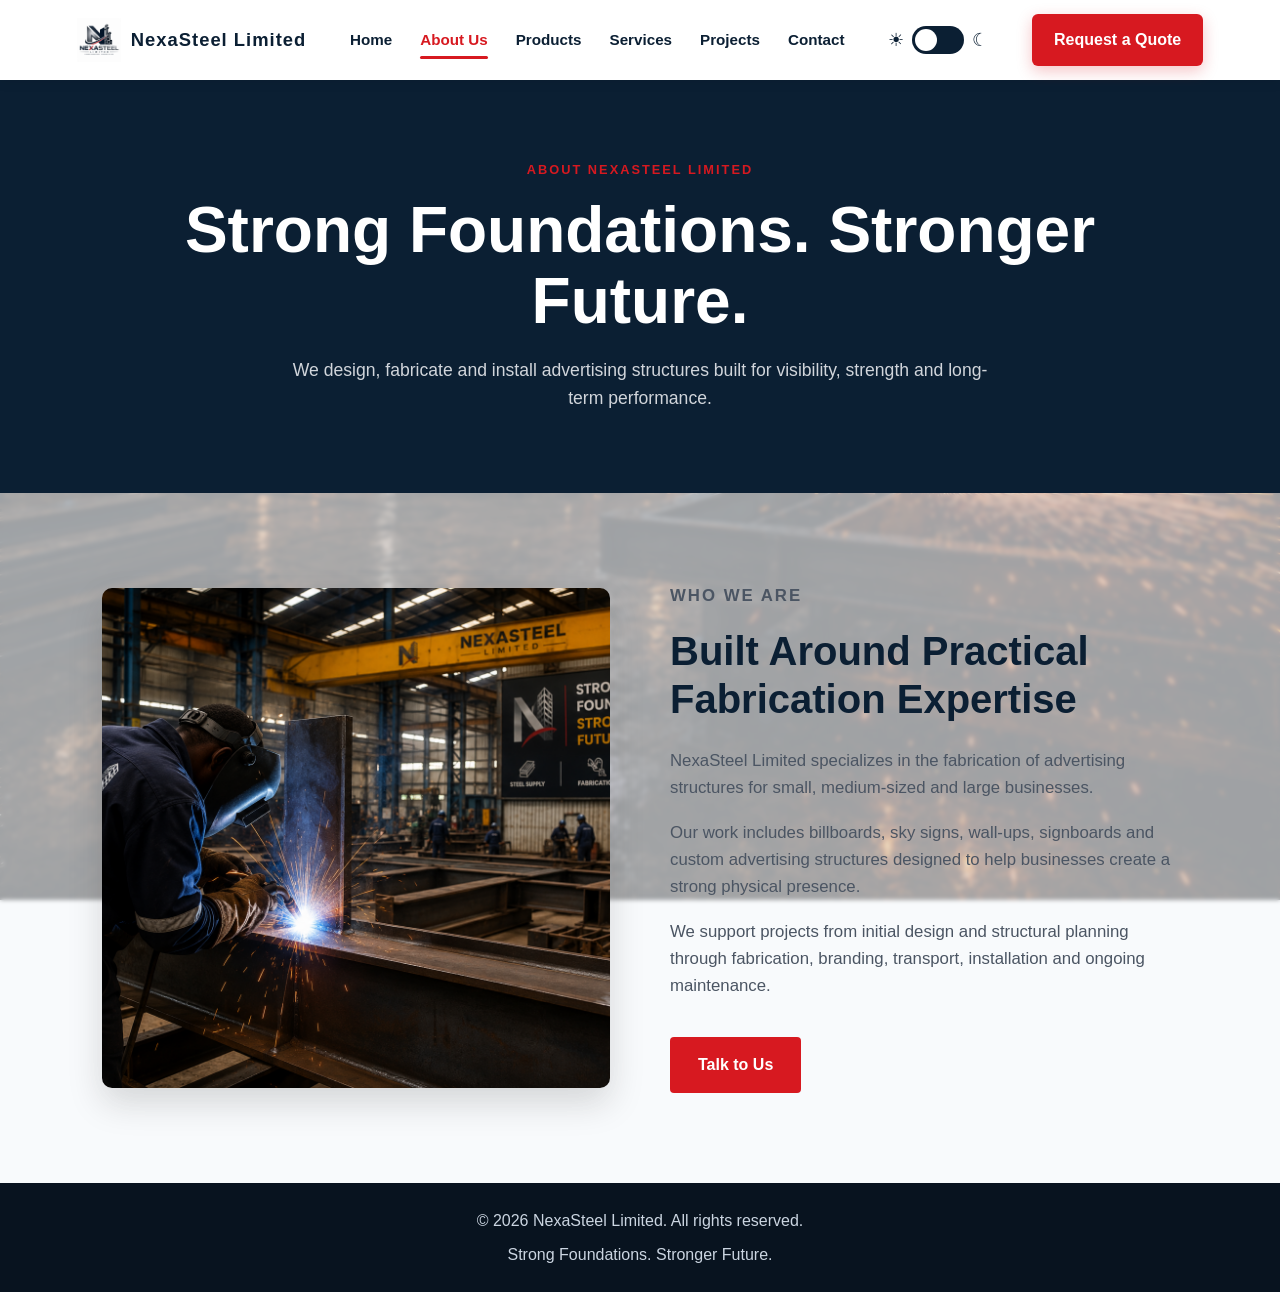
<file: about.html>
<!DOCTYPE html>
<html lang="en">

<head>
    <meta charset="UTF-8">
    <meta name="viewport" content="width=device-width, initial-scale=1.0">

    <title>About Us | NexaSteel Limited</title>

    <meta name="description"
        content="Learn more about NexaSteel Limited, a Kenyan fabrication company specializing in advertising structures, steel fabrication, installation and maintenance.">

    <link rel="stylesheet" href="style.css">
</head>

<body>
   <!-- Continuous video playlist background -->
<div class="video-background" aria-hidden="true">
    <video
        id="background-video"
        autoplay
        muted
        playsinline
        preload="auto"
    >
        <source
            src="videos/index-bg.mp4"
            type="video/mp4"
        >
    </video>
</div>
    <header class="navbar">

        <div class="logo-area">

            <a href="index.html" class="brand-link">

                <img
                     src="images/nexasteel-logo.png"
                     alt="NexaSteel Limited logo"
                    class="navbar-logo"
                >

                <span>NexaSteel Limited</span>

                </a>

        </div>

        <nav class="navigation">
            <a href="index.html">Home</a>
            <a href="about.html">About Us</a>
            <a href="products.html">Products</a>
            <a href="services.html">Services</a>
            <a href="projects.html">Projects</a>
            <a href="contact.html">Contact</a>

            <div class="mobile-menu-actions">

                <div class="mobile-theme-control">
                    <span>Light</span>

                    <label class="switch">
                        <input
                            type="checkbox"
                        class="mobile-theme-toggle"
                        >
                        <span class="slider"></span>
                    </label>

                    <span>Dark</span>
                </div>

                <a
                    href="contact.html"
                    class="mobile-quote-button"
                >
                    Request a Quote
                </a>

            </div>
        </nav>

        <div class="theme-switch">
            <span class="theme-icon">☀</span>

            <label class="switch">
                <input type="checkbox" id="theme-toggle">
                <span class="slider"></span>
            </label>

            <span class="theme-icon">☾</span>
        </div>

        <a href="contact.html" class="quote-button">
            Request a Quote
        </a>
        <button
            class="menu-toggle"
            id="menu-toggle"
            aria-label="Open navigation menu"
            aria-expanded="false"
        >
            <span></span>
            <span></span>
            <span></span>
        </button>

    </header>

    <main>

        <section class="page-hero">

            <p class="eyebrow">
                ABOUT NEXASTEEL LIMITED
            </p>

            <h1>
                Strong Foundations. Stronger Future.
            </h1>

            <p>
                We design, fabricate and install advertising structures
                built for visibility, strength and long-term performance.
            </p>

        </section>


        <section class="about-page-section">

            <div class="about-page-image">

                <img
                    src="images/fabrication.png"
                    alt="NexaSteel steel fabrication and welding workshop"
                >

            </div>

            <div class="about-page-content">

                <p class="eyebrow">
                    WHO WE ARE
                </p>

                <h2>
                    Built Around Practical Fabrication Expertise
                </h2>

                <p>
                    NexaSteel Limited specializes in the fabrication
                    of advertising structures for small, medium-sized
                    and large businesses.
                </p>

                <p>
                    Our work includes billboards, sky signs, wall-ups,
                    signboards and custom advertising structures designed
                    to help businesses create a strong physical presence.
                </p>

                <p>
                    We support projects from initial design and structural
                    planning through fabrication, branding, transport,
                    installation and ongoing maintenance.
                </p>

                <a href="contact.html" class="primary-button">
                    Talk to Us
                </a>

            </div>

        </section>

    </main>

    <footer class="footer">

        <p>
            © 2026 NexaSteel Limited. All rights reserved.
        </p>

        <p>
            Strong Foundations. Stronger Future.
        </p>

    </footer>

    <script src="script.js"></script>

</body>

</html>
</file>
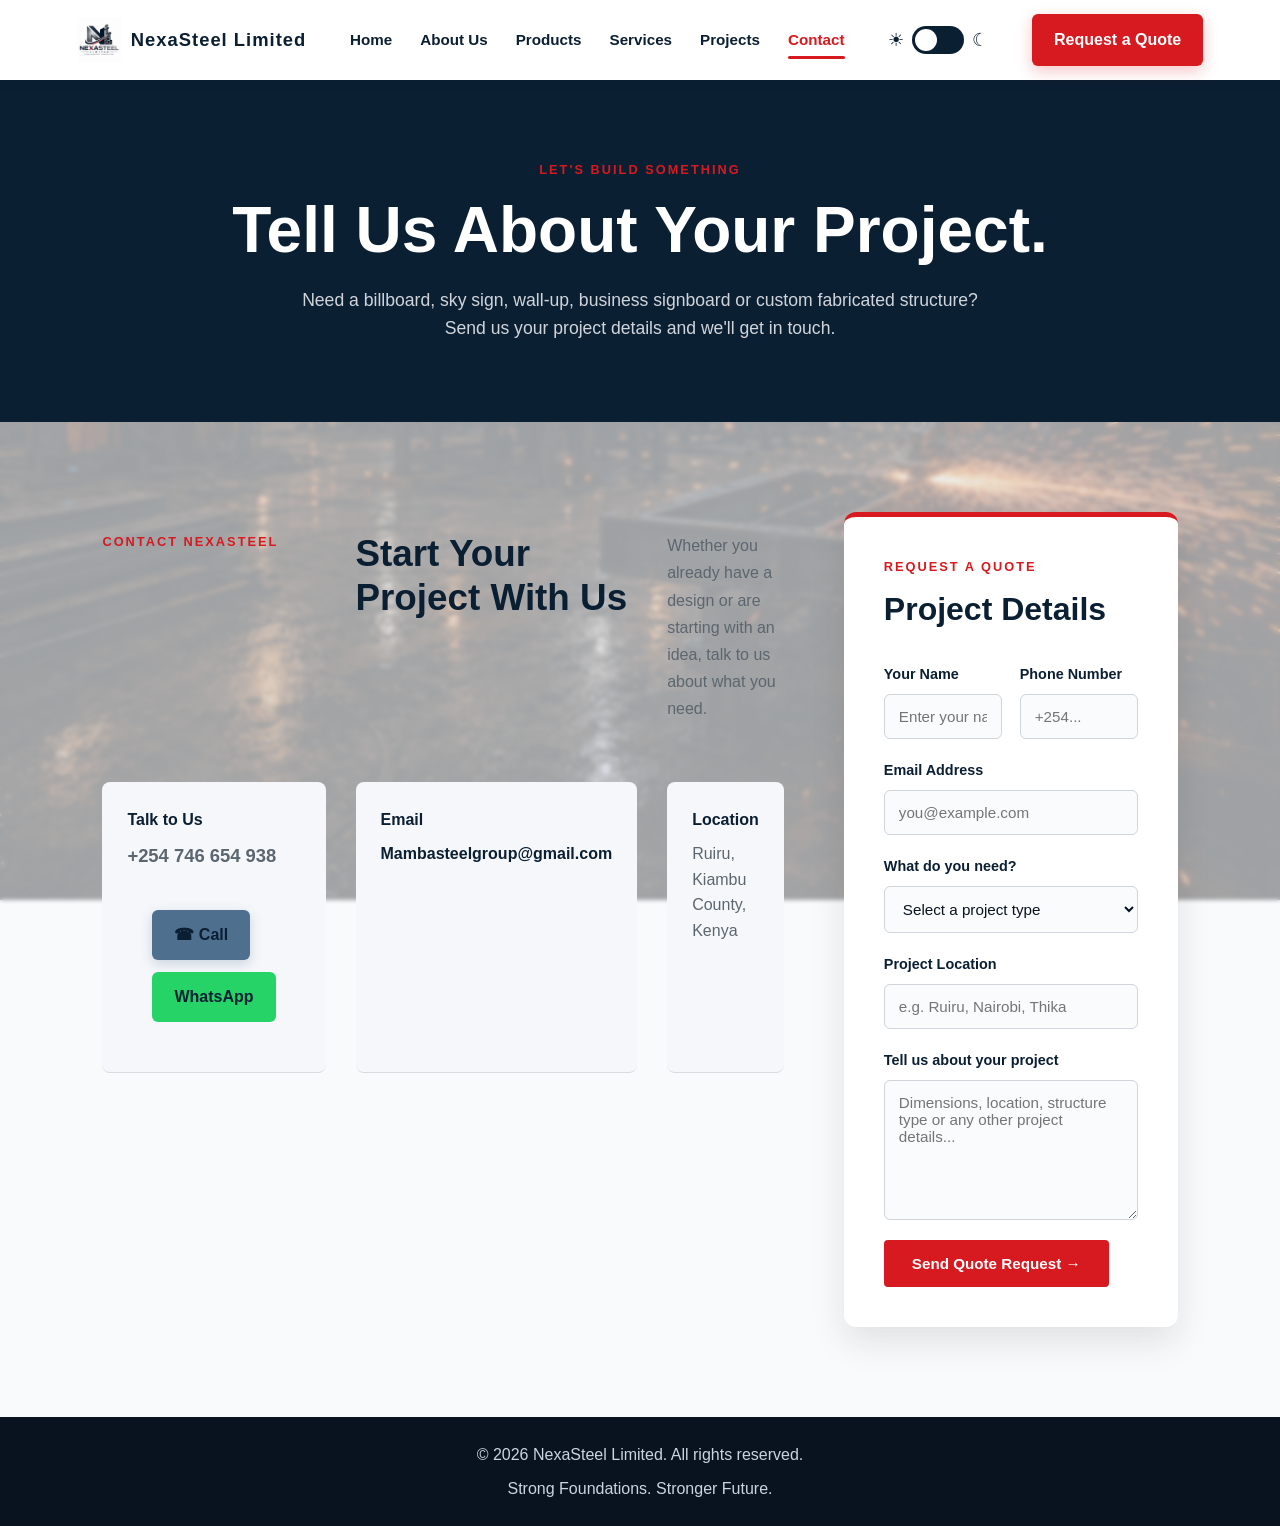
<file: contact.html>
<!DOCTYPE html>
<html lang="en">

<head>
    <meta charset="UTF-8">
    <meta name="viewport" content="width=device-width, initial-scale=1.0">

    <title>Contact Us | NexaSteel Limited</title>

    <meta name="description"
        content="Contact NexaSteel Limited for billboard, sky sign, wall-up, signboard and custom steel fabrication enquiries in Kenya.">

    <link rel="stylesheet" href="style.css">
</head>

<body>
    <!-- Continuous video playlist background -->
<div class="video-background" aria-hidden="true">
    <video
        id="background-video"
        autoplay
        muted
        playsinline
        preload="auto"
    >
        <source
            src="videos/index-bg.mp4"
            type="video/mp4"
        >
    </video>
</div>
    <!-- NAVIGATION -->

    <header class="navbar">

        <div class="logo-area">

            <a href="index.html" class="brand-link">

                <img
                    src="images/nexasteel-logo.png"
                    alt="NexaSteel Limited logo"
                    class="navbar-logo"
                >

                <span>NexaSteel Limited</span>

            </a>

        </div>

        <nav class="navigation">
            <a href="index.html">Home</a>
            <a href="about.html">About Us</a>
            <a href="products.html">Products</a>
            <a href="services.html">Services</a>
            <a href="projects.html">Projects</a>
            <a href="contact.html">Contact</a>
            <div class="mobile-menu-actions">

                <div class="mobile-theme-control">
                    <span>Light</span>

                    <label class="switch">
                        <input
                            type="checkbox"
                        class="mobile-theme-toggle"
                        >
                        <span class="slider"></span>
                    </label>

                    <span>Dark</span>
                </div>

                <a
                    href="contact.html"
                    class="mobile-quote-button"
                >
                    Request a Quote
                </a>

            </div>

        </nav>

        <div class="theme-switch">
            <span class="theme-icon">☀</span>

            <label class="switch">
                <input type="checkbox" id="theme-toggle">
                <span class="slider"></span>
            </label>

            <span class="theme-icon">☾</span>
        </div>

        <a href="contact.html" class="quote-button">
            Request a Quote
        </a>
        <button
            class="menu-toggle"
            id="menu-toggle"
            aria-label="Open navigation menu"
            aria-expanded="false"
        >
            <span></span>
            <span></span>
            <span></span>
        </button>

    </header>


    <main>

        <!-- CONTACT PAGE HEADER -->

        <section class="page-hero">

            <p class="eyebrow">LET'S BUILD SOMETHING</p>

            <h1>Tell Us About Your Project.</h1>

            <p>
                Need a billboard, sky sign, wall-up, business signboard
                or custom fabricated structure? Send us your project
                details and we'll get in touch.
            </p>

        </section>


        <!-- CONTACT AREA -->

        <section class="contact-page">

            <!-- COMPANY DETAILS -->

            <div class="contact-details">

                <p class="eyebrow">CONTACT NEXASTEEL</p>

                <h2>Start Your Project With Us</h2>

                <p>
                    Whether you already have a design or are starting
                    with an idea, talk to us about what you need.
                </p>


                <div class="contact-item">

    <h3>Talk to Us</h3>

    <p class="contact-number">
        +254 746 654 938
    </p>

    <div class="contact-actions">

        <a href="tel:+254746654938"
           class="call-button">
            ☎ Call
        </a>

        <a href="https://wa.me/254746654938?text=Hello%20NexaSteel%2C%20I%20would%20like%20to%20request%20a%20quote."
           class="whatsapp-button"
           target="_blank"
           rel="noopener">
            WhatsApp
        </a>

    </div>

</div>


                <div class="contact-item">

                    <h3>Email</h3>

                    <a href="mailto:Mambasteelgroup@gmail.com">
                        Mambasteelgroup@gmail.com
                    </a>

                </div>


                <div class="contact-item">

                    <h3>Location</h3>

                    <p>
                        Ruiru, Kiambu County, Kenya
                    </p>

                </div>

            </div>


            <!-- QUOTE FORM -->

            <div class="quote-form-container">

                <p class="form-label">REQUEST A QUOTE</p>

                <h2>Project Details</h2>

                <form id="quote-form">

                    <div class="form-row">

                        <div class="form-group">
                            <label for="name">Your Name</label>

                            <input
                                type="text"
                                id="name"
                                name="name"
                                placeholder="Enter your name"
                                required
                            >
                        </div>


                        <div class="form-group">
                            <label for="phone">Phone Number</label>

                            <input
                                type="tel"
                                id="phone"
                                name="phone"
                                placeholder="+254..."
                                required
                            >
                        </div>

                    </div>


                    <div class="form-group">

                        <label for="email">Email Address</label>

                        <input
                            type="email"
                            id="email"
                            name="email"
                            placeholder="you@example.com"
                        >

                    </div>


                    <div class="form-group">

                        <label for="project-type">
                            What do you need?
                        </label>

                        <select
                            id="project-type"
                            name="project-type"
                            required
                        >

                            <option value="">
                                Select a project type
                            </option>

                            <option value="Billboard">
                                Billboard
                            </option>

                            <option value="Sky Sign">
                                Sky Sign
                            </option>

                            <option value="Wall-Up">
                                Wall-Up
                            </option>

                            <option value="Signboard">
                                Business Signboard
                            </option>

                            <option value="Fabrication">
                                Custom Steel Fabrication
                            </option>

                            <option value="Other">
                                Other
                            </option>

                        </select>

                    </div>


                    <div class="form-group">

                        <label for="location">
                            Project Location
                        </label>

                        <input
                            type="text"
                            id="location"
                            name="location"
                            placeholder="e.g. Ruiru, Nairobi, Thika"
                        >

                    </div>


                    <div class="form-group">

                        <label for="message">
                            Tell us about your project
                        </label>

                        <textarea
                            id="message"
                            name="message"
                            rows="6"
                            placeholder="Dimensions, location, structure type or any other project details..."
                            required
                        ></textarea>

                    </div>


                    <button
                        type="submit"
                        class="primary-button form-submit"
                    >
                        Send Quote Request →
                    </button>

                </form>

            </div>

        </section>

    </main>


    <footer class="footer">

        <p>
            © 2026 NexaSteel Limited. All rights reserved.
        </p>

        <p>
            Strong Foundations. Stronger Future.
        </p>

    </footer>


    <script src="script.js"></script>

</body>

</html>
</file>
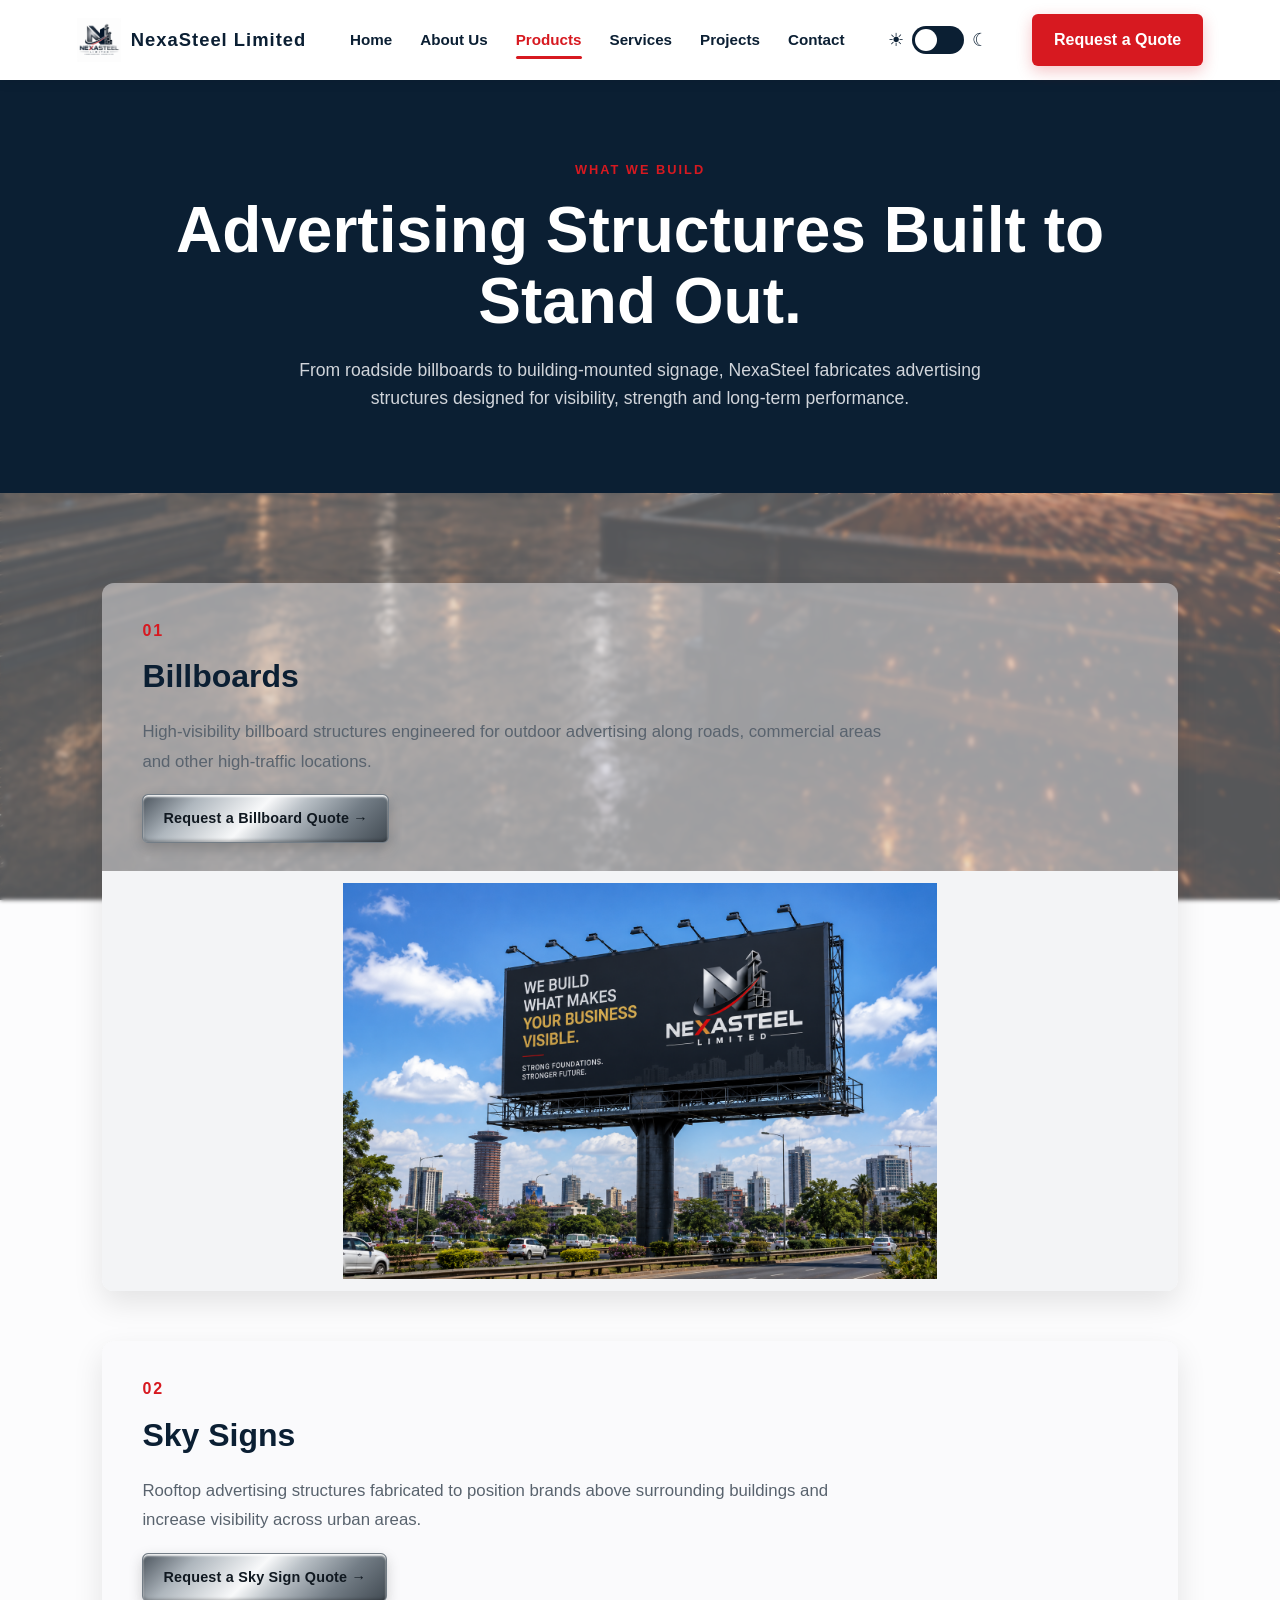
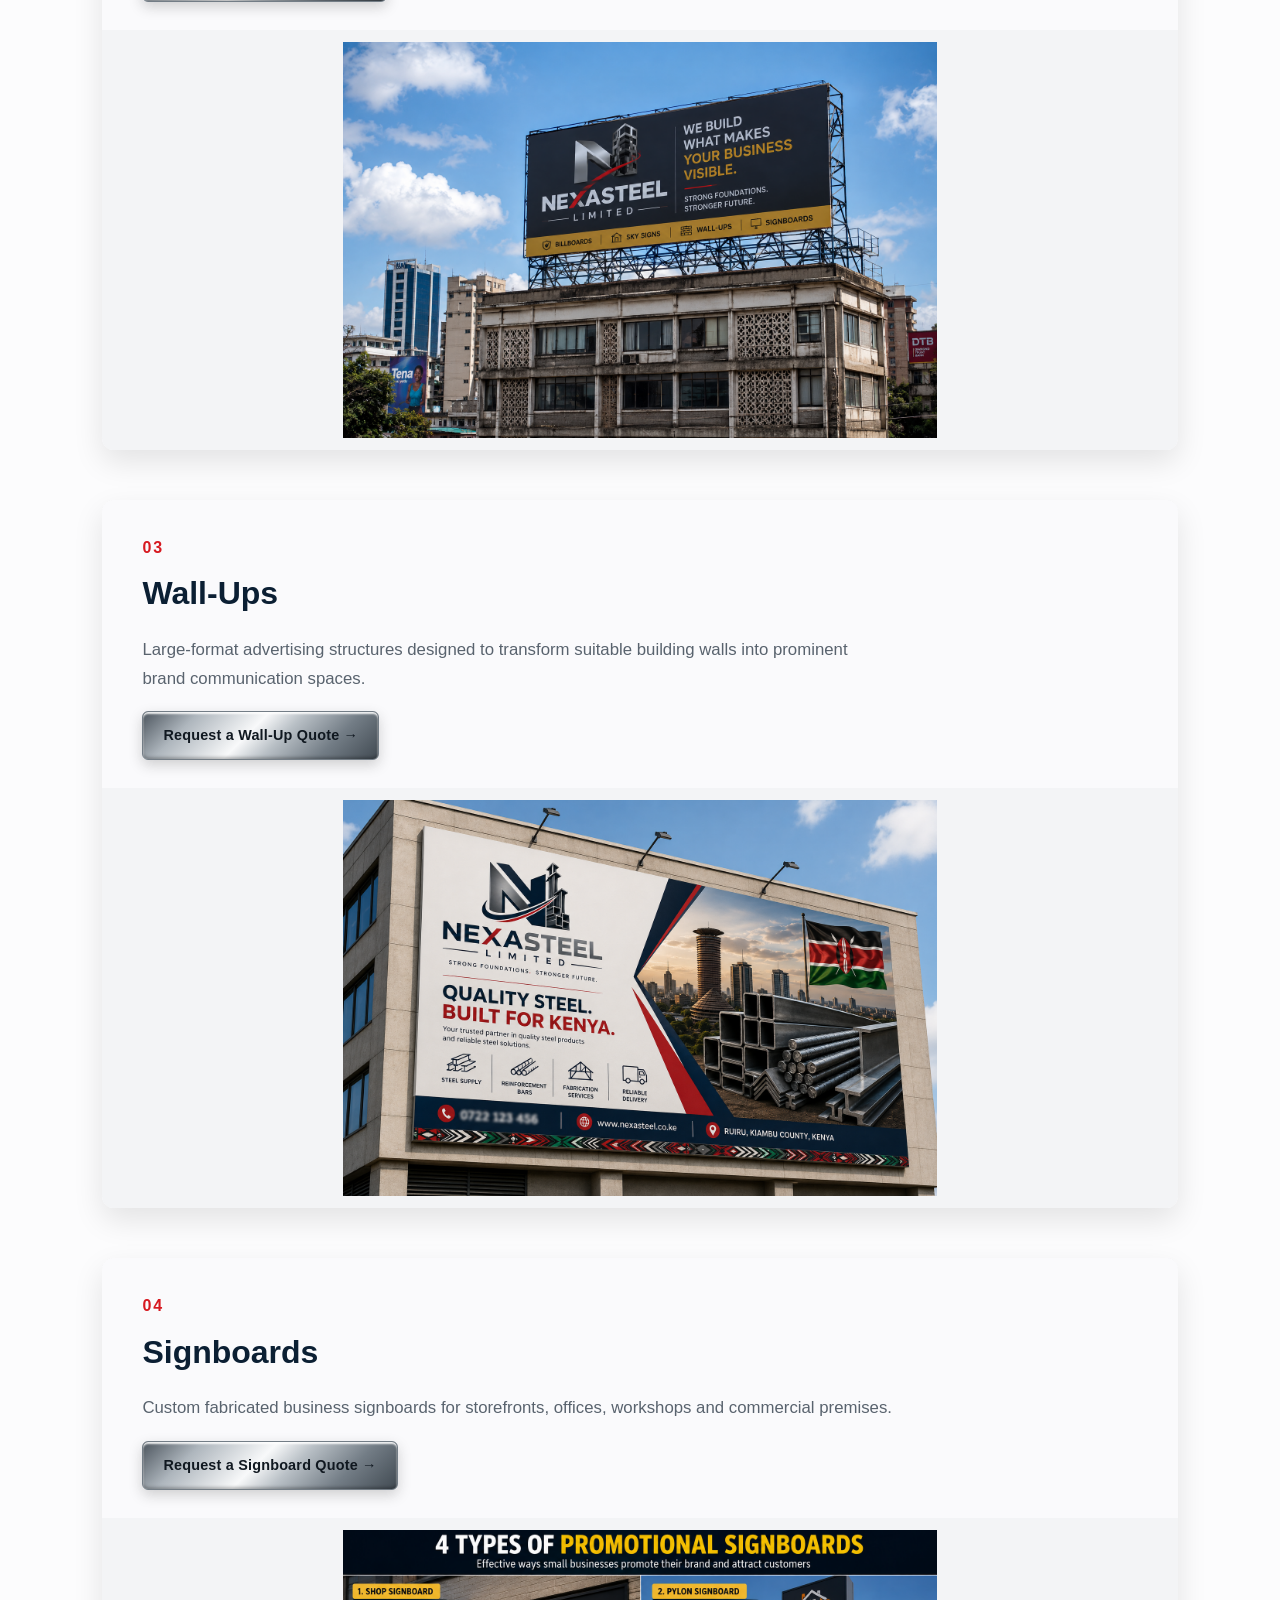
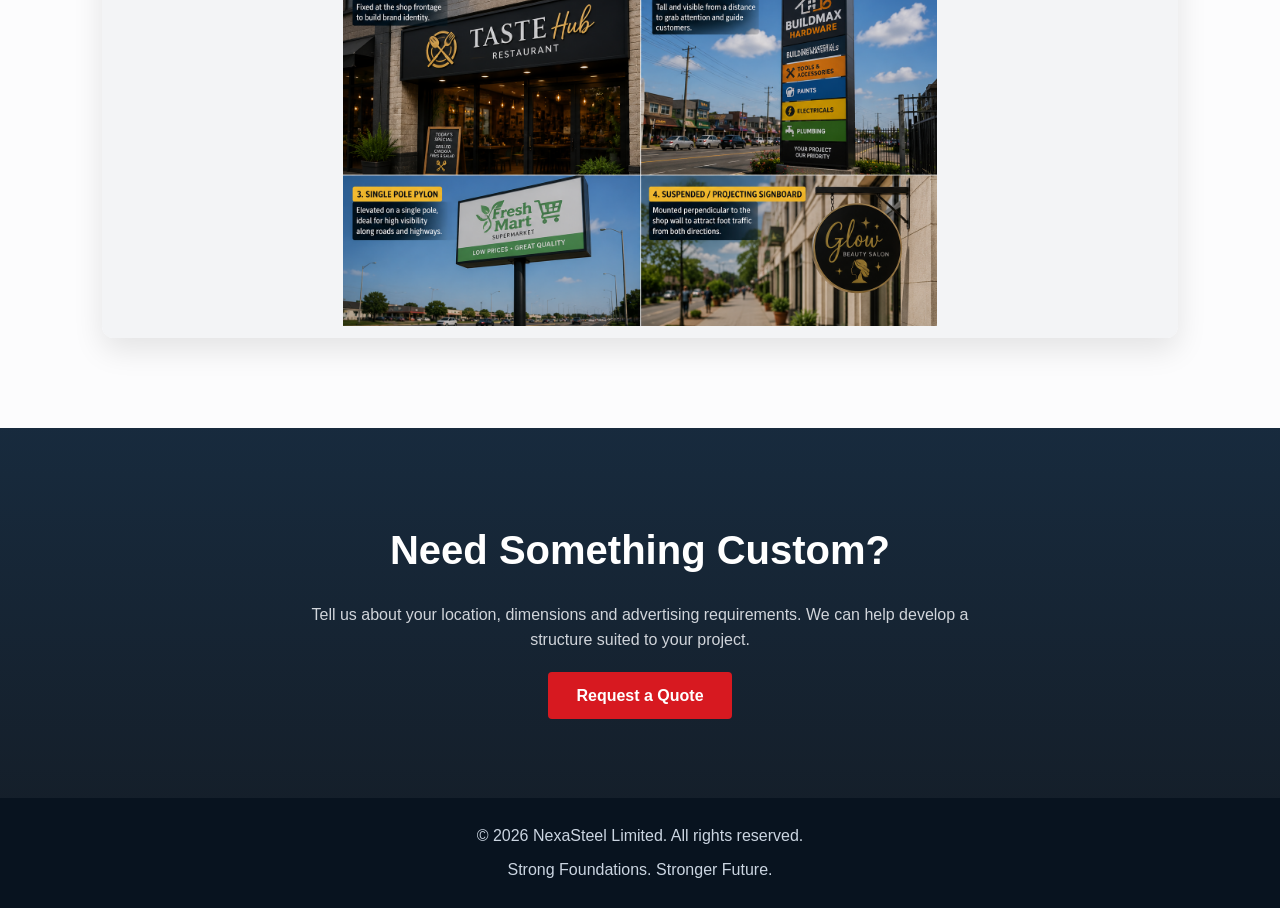
<file: products.html>
<!DOCTYPE html>
<html lang="en">

<head>
    <meta charset="UTF-8">
    <meta name="viewport" content="width=device-width, initial-scale=1.0">

    <title>Products | NexaSteel Limited</title>

    <meta name="description"
        content="Explore NexaSteel Limited advertising structures including billboards, sky signs, wall-ups and custom business signboards.">

    <link rel="stylesheet" href="style.css">
</head>

<body>
    <!-- Continuous video playlist background -->
<div class="video-background" aria-hidden="true">
    <video
        id="background-video"
        autoplay
        muted
        playsinline
        preload="auto"
    >
        <source
            src="videos/index-bg.mp4"
            type="video/mp4"
        >
    </video>
</div>
    <!-- NAVIGATION -->

    <header class="navbar">

        <div class="logo-area">

            <a href="index.html" class="brand-link">

                <img
                    src="images/nexasteel-logo.png"
                    alt="NexaSteel Limited logo"
                    class="navbar-logo"
                >

                <span>NexaSteel Limited</span>

            </a>

        </div>

        <nav class="navigation">
            <a href="index.html">Home</a>
            <a href="about.html">About Us</a>
            <a href="products.html">Products</a>
            <a href="services.html">Services</a>
            <a href="projects.html">Projects</a>
            <a href="contact.html">Contact</a>

            <div class="mobile-menu-actions">

                <div class="mobile-theme-control">
                    <span>Light</span>

                    <label class="switch">
                        <input
                            type="checkbox"
                        class="mobile-theme-toggle"
                        >
                        <span class="slider"></span>
                    </label>

                    <span>Dark</span>
                </div>

                <a
                    href="contact.html"
                    class="mobile-quote-button"
                >
                    Request a Quote
                </a>

            </div>

        </nav>

        <div class="theme-switch">
            <span class="theme-icon">☀</span>

            <label class="switch">
                <input type="checkbox" id="theme-toggle">
                <span class="slider"></span>
            </label>

            <span class="theme-icon">☾</span>
        </div>

        <a href="contact.html" class="quote-button">
            Request a Quote
        </a>
        <button
            class="menu-toggle"
            id="menu-toggle"
            aria-label="Open navigation menu"
            aria-expanded="false"
        >
            <span></span>
            <span></span>
            <span></span>
        </button>
    </header>


    <main>

        <!-- PRODUCTS PAGE HEADER -->

        <section class="page-hero">

            <p class="eyebrow">
                WHAT WE BUILD
            </p>

            <h1>
                Advertising Structures Built to Stand Out.
            </h1>

            <p>
                From roadside billboards to building-mounted signage,
                NexaSteel fabricates advertising structures designed
                for visibility, strength and long-term performance.
            </p>

        </section>


        <!-- PRODUCT SHOWCASE -->

        <section class="products-page-grid">


            <!-- BILLBOARDS -->

            <article class="product-showcase-card">


                <div class="product-showcase-content">

                    <p class="product-number">
                        01
                    </p>

                    <h2>
                        Billboards
                    </h2>

                    <p>
                        High-visibility billboard structures engineered
                        for outdoor advertising along roads, commercial
                        areas and other high-traffic locations.
                    </p>

                    <a href="contact.html" class="product-link">
                        Request a Billboard Quote →
                    </a>

                </div>
                <img
                    src="images/billboards.png"
                    alt="NexaSteel billboard advertising structure"
                >


            </article>


            <!-- SKY SIGNS -->

            <article class="product-showcase-card">

                
                <div class="product-showcase-content">

                    <p class="product-number">
                        02
                    </p>

                    <h2>
                        Sky Signs
                    </h2>

                    <p>
                        Rooftop advertising structures fabricated
                        to position brands above surrounding buildings
                        and increase visibility across urban areas.
                    </p>

                    <a href="contact.html" class="product-link">
                        Request a Sky Sign Quote →
                    </a>

                </div>
                <img
                    src="images/sky-signs.png"
                    alt="NexaSteel rooftop sky sign advertising structure"
                >


            </article>


            <!-- WALL-UPS -->

            <article class="product-showcase-card">

                

                <div class="product-showcase-content">

                    <p class="product-number">
                        03
                    </p>

                    <h2>
                        Wall-Ups
                    </h2>

                    <p>
                        Large-format advertising structures designed
                        to transform suitable building walls into
                        prominent brand communication spaces.
                    </p>

                    <a href="contact.html" class="product-link">
                        Request a Wall-Up Quote →
                    </a>

                </div>
                <img
                    src="images/wall-ups.png"
                    alt="NexaSteel wall-up advertising structure"
                >

            </article>


            <!-- SIGNBOARDS -->

            <article class="product-showcase-card">

                

                <div class="product-showcase-content">

                    <p class="product-number">
                        04
                    </p>

                    <h2>
                        Signboards
                    </h2>

                    <p>
                        Custom fabricated business signboards for
                        storefronts, offices, workshops and commercial
                        premises.
                    </p>

                    <a href="contact.html" class="product-link">
                        Request a Signboard Quote →
                    </a>

                </div>
                <img
                    src="images/signboards.png"
                    alt="NexaSteel business signboard"
                >

            </article>

        </section>


        <!-- CTA -->

        <section class="cta-section">

            <h2>
                Need Something Custom?
            </h2>

            <p>
                Tell us about your location, dimensions and advertising
                requirements. We can help develop a structure suited
                to your project.
            </p>

            <a href="contact.html" class="primary-button">
                Request a Quote
            </a>

        </section>

    </main>


    <footer class="footer">

        <p>
            © 2026 NexaSteel Limited. All rights reserved.
        </p>

        <p>
            Strong Foundations. Stronger Future.
        </p>

    </footer>


    <script src="script.js"></script>

</body>

</html>
</file>
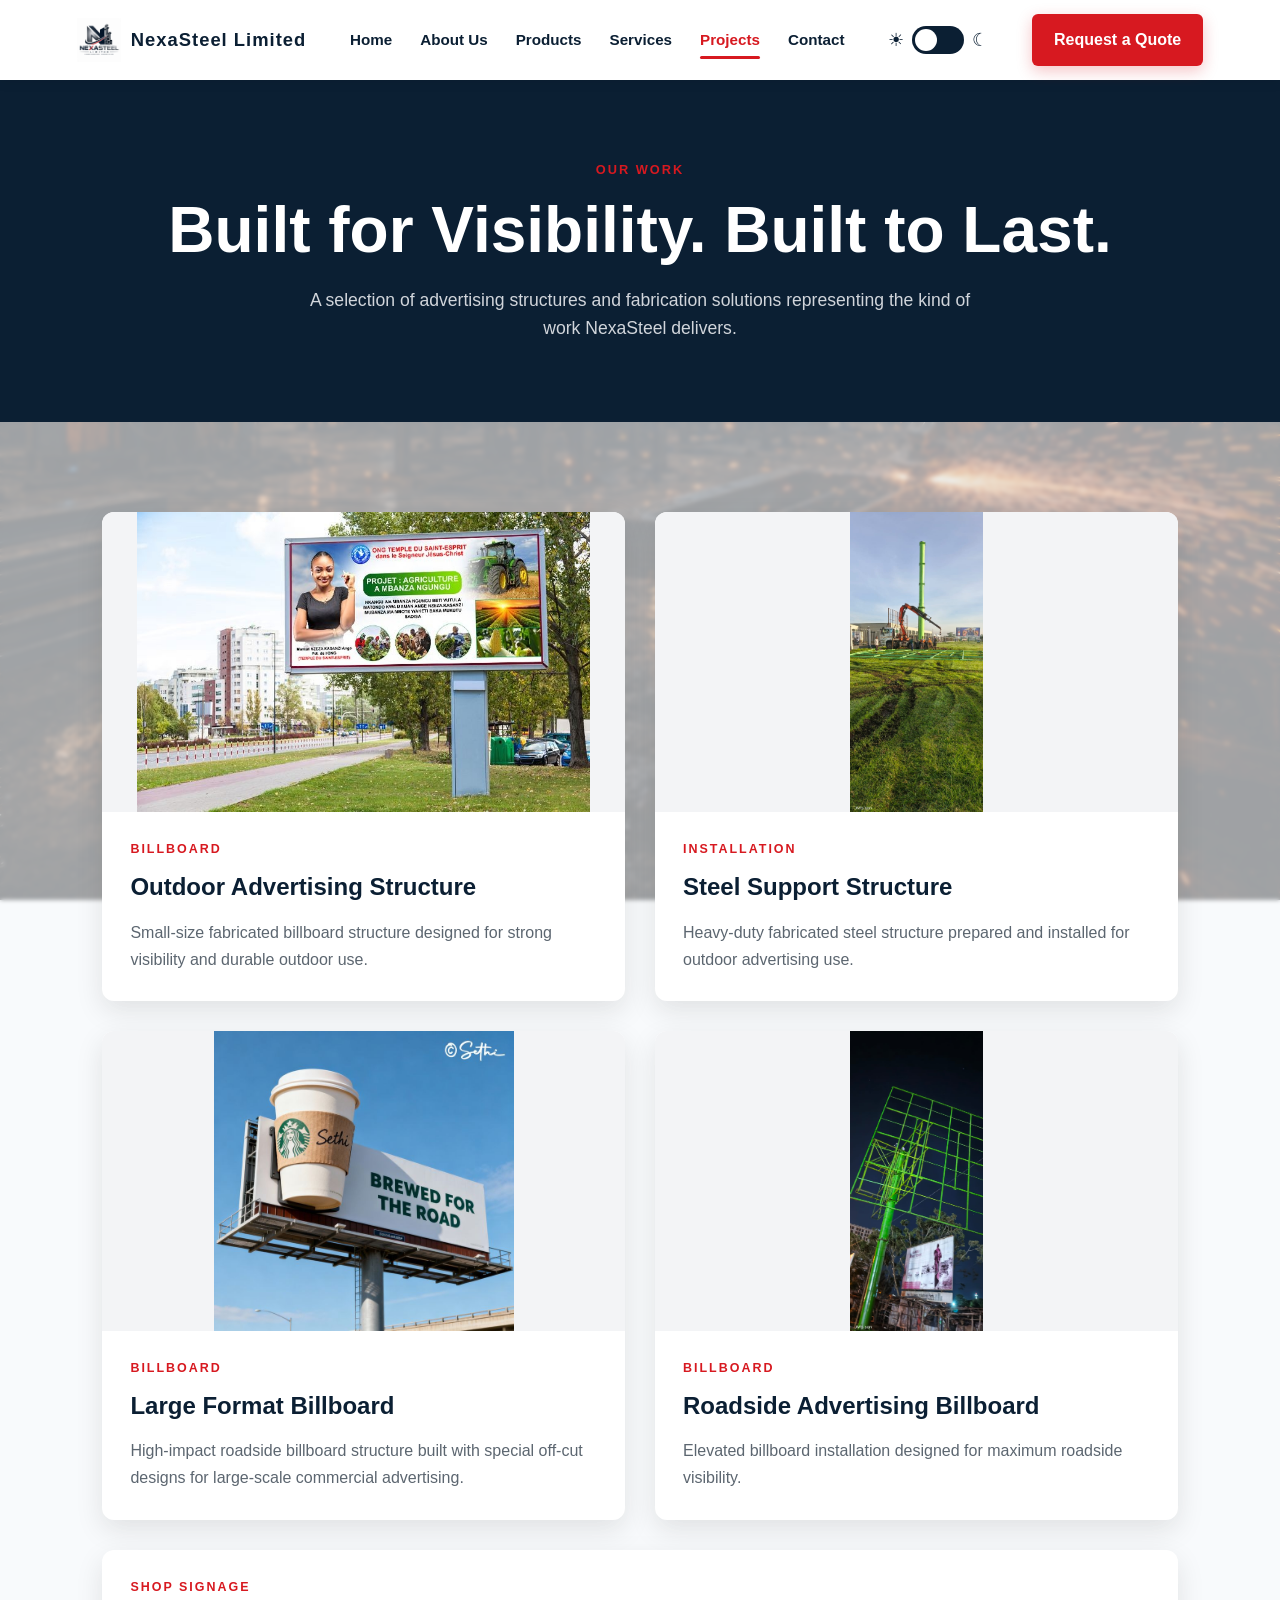
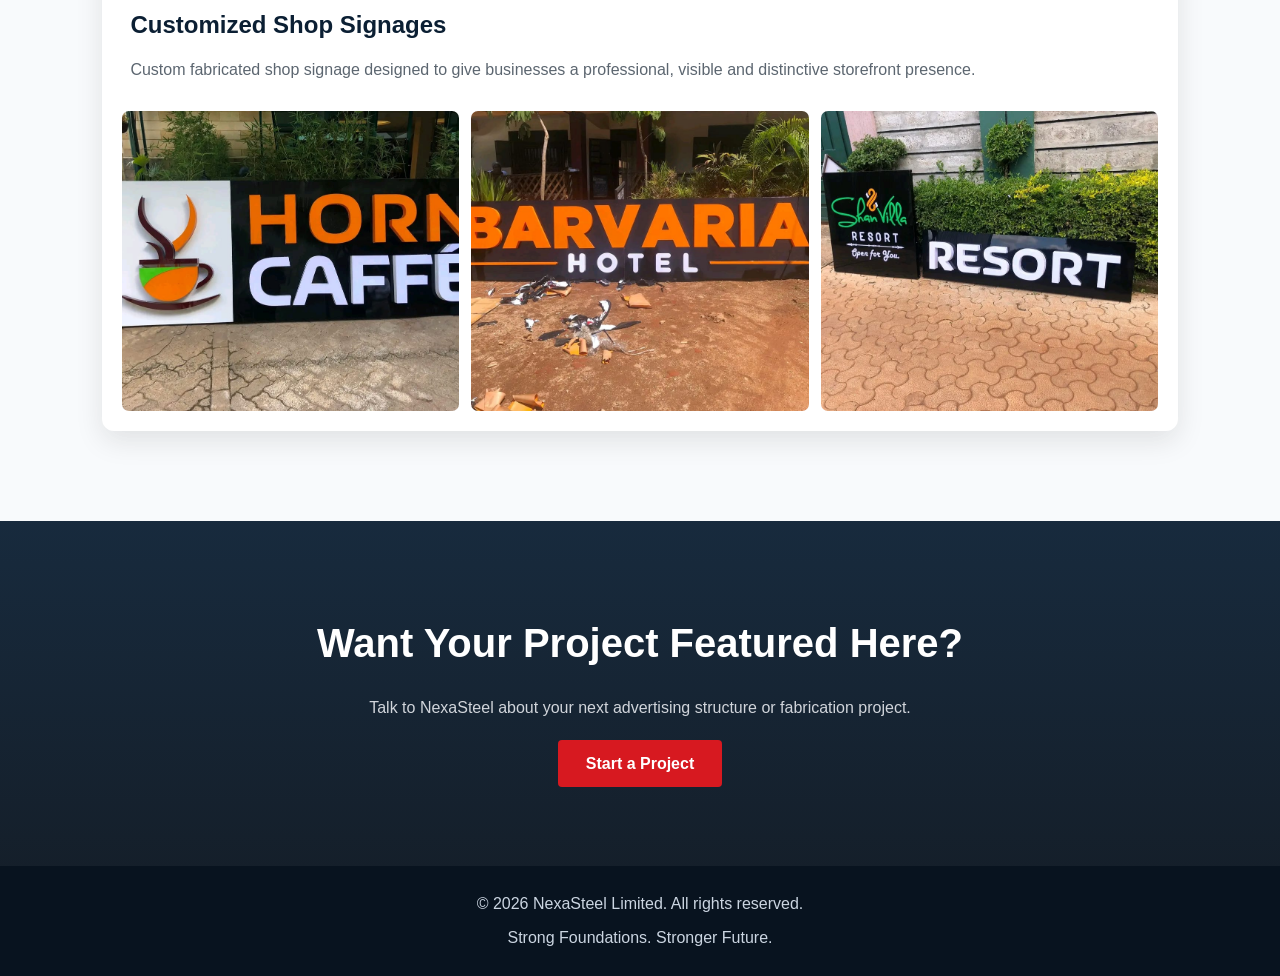
<file: projects.html>
<!DOCTYPE html>
<html lang="en">

<head>
    <meta charset="UTF-8">
    <meta name="viewport" content="width=device-width, initial-scale=1.0">

    <title>Projects | NexaSteel Limited</title>

    <meta name="description"
        content="Explore NexaSteel Limited projects including billboards, sky signs, wall-ups, signboards and custom steel fabrication work.">

    <link rel="stylesheet" href="style.css">
</head>

<body>
    <!-- Continuous video playlist background -->
<div class="video-background" aria-hidden="true">
    <video
        id="background-video"
        autoplay
        muted
        playsinline
        preload="auto"
    >
        <source
            src="videos/index-bg.mp4"
            type="video/mp4"
        >
    </video>
</div>

    <header class="navbar">

        <div class="logo-area">

            <a href="index.html" class="brand-link">

                <img
                    src="images/nexasteel-logo.png"
                    alt="NexaSteel Limited logo"
                    class="navbar-logo"
                >

                <span>NexaSteel Limited</span>

            </a>

        </div>

        <nav class="navigation">
            <a href="index.html">Home</a>
            <a href="about.html">About Us</a>
            <a href="products.html">Products</a>
            <a href="services.html">Services</a>
            <a href="projects.html">Projects</a>
            <a href="contact.html">Contact</a>

            <div class="mobile-menu-actions">

                <div class="mobile-theme-control">
                    <span>Light</span>

                    <label class="switch">
                        <input
                            type="checkbox"
                        class="mobile-theme-toggle"
                        >
                        <span class="slider"></span>
                    </label>

                    <span>Dark</span>
                </div>

                <a
                    href="contact.html"
                    class="mobile-quote-button"
                >
                    Request a Quote
                </a>

            </div>

        </nav>

        <div class="theme-switch">
            <span class="theme-icon">☀</span>

            <label class="switch">
                <input type="checkbox" id="theme-toggle">
                <span class="slider"></span>
            </label>

            <span class="theme-icon">☾</span>
        </div>

        <a href="contact.html" class="quote-button">
            Request a Quote
        </a>
        <button
            class="menu-toggle"
            id="menu-toggle"
            aria-label="Open navigation menu"
            aria-expanded="false"
        >
            <span></span>
            <span></span>
            <span></span>
        </button>

    </header>


    <main>

        <!-- PROJECTS PAGE HEADER -->

        <section class="page-hero">

            <p class="eyebrow">
                OUR WORK
            </p>

            <h1>
                Built for Visibility. Built to Last.
            </h1>

            <p>
                A selection of advertising structures and fabrication
                solutions representing the kind of work NexaSteel delivers.
            </p>

        </section>


        <!-- PROJECT GALLERY -->

<section class="projects-page-grid">

    <article class="project-card">
        <img
            src="images/projects/IMG-20260903-WA0146.jpg"
            alt="Outdoor billboard advertising project"
        >

        <div class="project-card-content">
            <p class="project-type">BILLBOARD</p>

            <h2>
                Outdoor Advertising Structure
            </h2>

            <p>
                Small-size fabricated billboard structure designed for
                strong visibility and durable outdoor use.
            </p>
        </div>
    </article>


    <article class="project-card">
        <img
            src="images/projects/IMG-20260903-WA0064.jpg"
            alt="Steel advertising structure installation"
        >

        <div class="project-card-content">
            <p class="project-type">INSTALLATION</p>

            <h2>
                Steel Support Structure
            </h2>

            <p>
                Heavy-duty fabricated steel structure prepared
                and installed for outdoor advertising use.
            </p>
        </div>
    </article>


    <article class="project-card">
        <img
            src="images/projects/IMG-20260903-WA0144.jpg"
            alt="Large format billboard project"
        >

        <div class="project-card-content">
            <p class="project-type">BILLBOARD</p>

            <h2>
                Large Format Billboard
            </h2>

            <p>
                High-impact roadside billboard structure built with special off-cut designs
                for large-scale commercial advertising.
            </p>
        </div>
    </article>


    <article class="project-card">
        <img
            src="images/projects/IMG-20260903-WA0102.jpg"
            alt="Roadside billboard structure"
        >

        <div class="project-card-content">
            <p class="project-type">BILLBOARD</p>

            <h2>
                Roadside Advertising Billboard
            </h2>

            <p>
                Elevated billboard installation designed for
                maximum roadside visibility.
            </p>
        </div>

    </article>

    <!-- Customized Shop Signages -->

    <article class="project-card project-card-wide">

        <div class="project-card-content">

            <p class="project-type">
                SHOP SIGNAGE
            </p>

            <h2>
                Customized Shop Signages
            </h2>

            <p>
                Custom fabricated shop signage designed to give
                businesses a professional, visible and distinctive
                storefront presence.
            </p>

        </div>

        <div class="project-gallery">

            <img
                src="images/projects/IMG-20260904-WA0003.jpg"
                alt="Customized shop signage project"
            >

            <img
                src="images/projects/IMG-20260904-WA0005.jpg"
                alt="Customized business shop signage"
            >

            <img
                src="images/projects/IMG-20260904-WA0006.jpg"
                alt="Custom fabricated storefront signage"
            >

        </div>


    </article>

</section>

        <!-- CTA -->

        <section class="cta-section">

            <h2>
                Want Your Project Featured Here?
            </h2>

            <p>
                Talk to NexaSteel about your next advertising structure
                or fabrication project.
            </p>

            <a href="contact.html" class="primary-button">
                Start a Project
            </a>

        </section>

    </main>


    <footer class="footer">

        <p>
            © 2026 NexaSteel Limited. All rights reserved.
        </p>

        <p>
            Strong Foundations. Stronger Future.
        </p>

    </footer>


    <script src="script.js"></script>

</body>

</html>
</file>
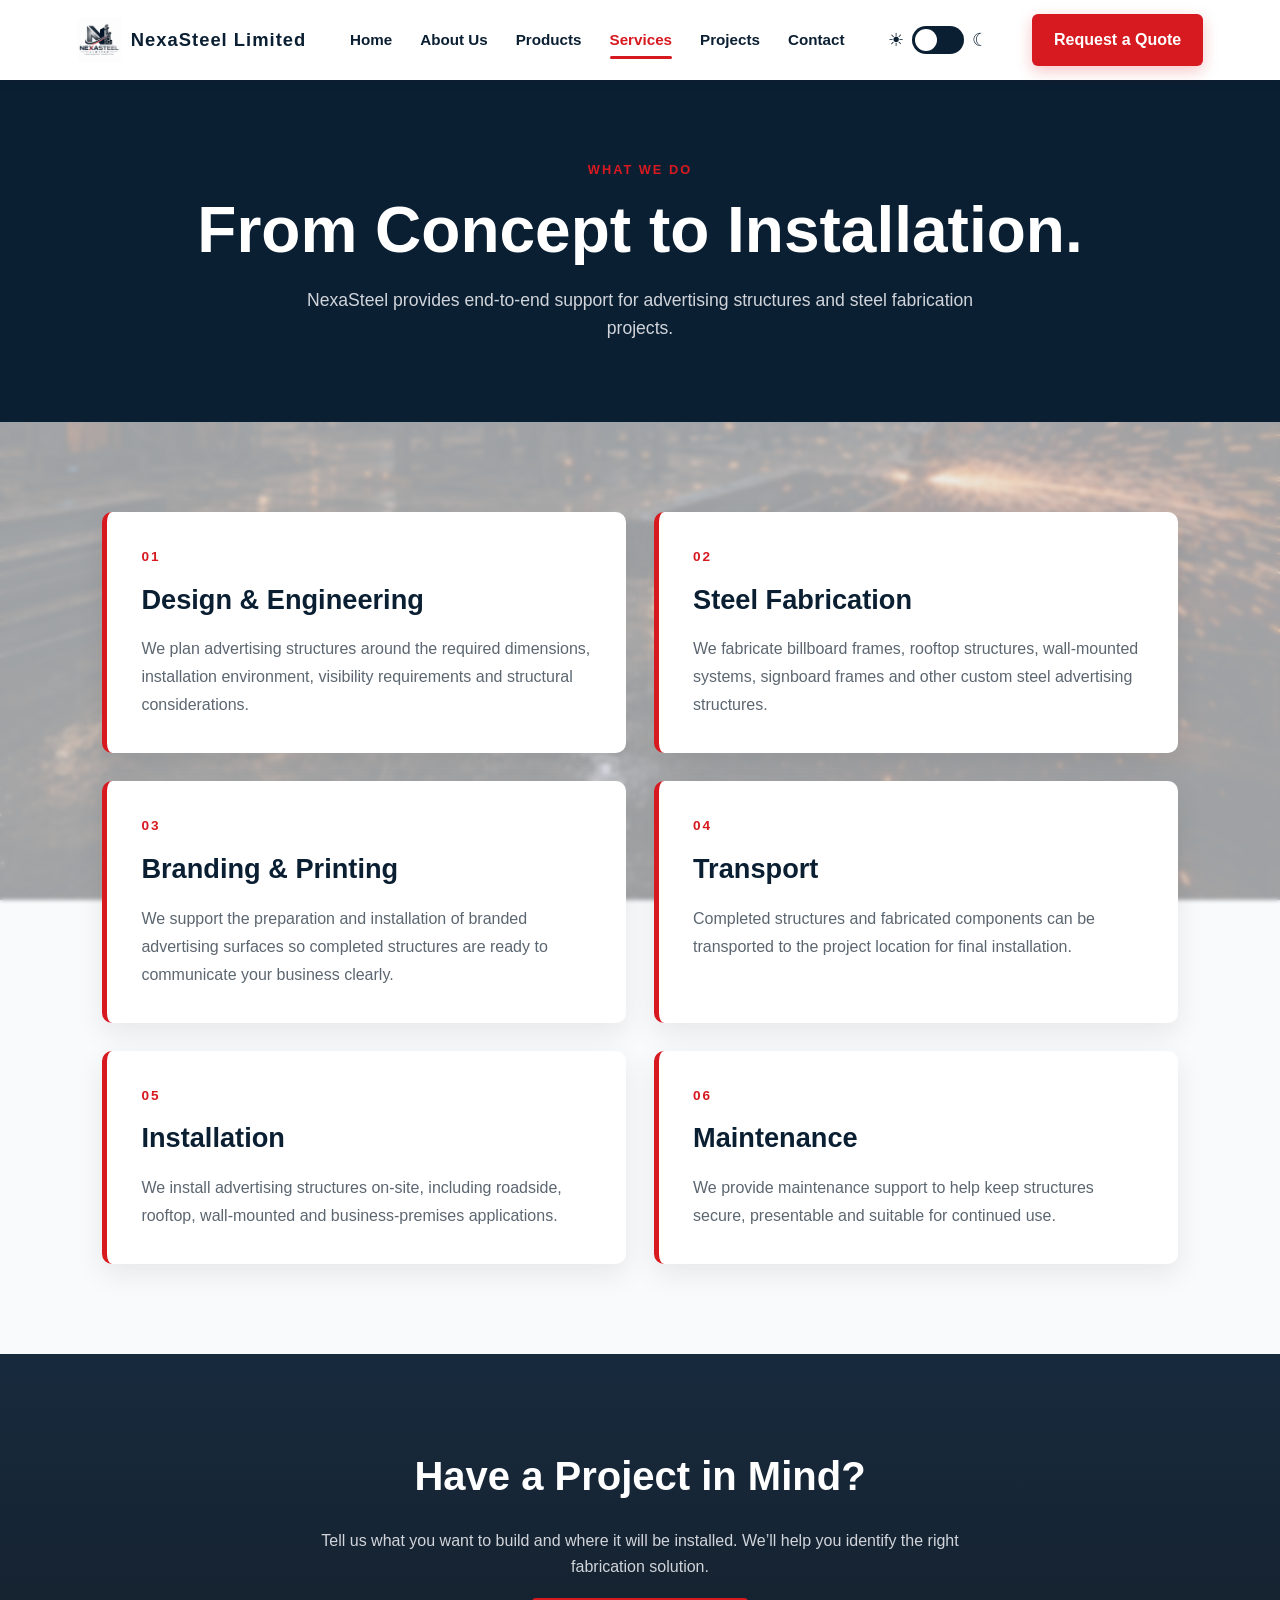
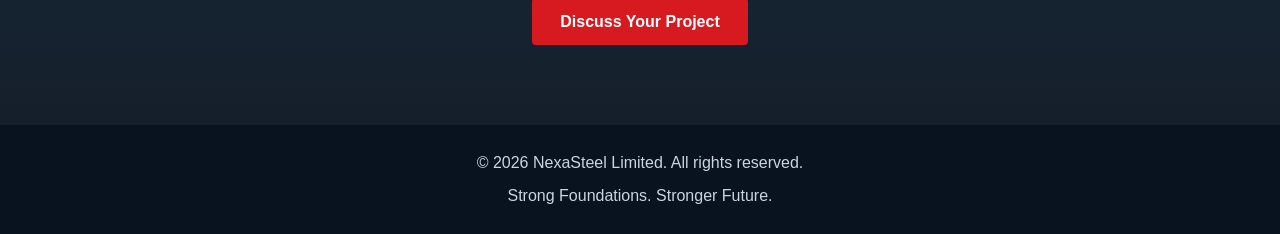
<file: services.html>
<!DOCTYPE html>
<html lang="en">

<head>
    <meta charset="UTF-8">
    <meta name="viewport" content="width=device-width, initial-scale=1.0">

    <title>Services | NexaSteel Limited</title>

    <meta name="description"
        content="Explore NexaSteel Limited services including design, structural engineering, steel fabrication, branding, transport, installation and maintenance.">

    <link rel="stylesheet" href="style.css">
</head>

<body>
    <!-- Continuous video playlist background -->
<div class="video-background" aria-hidden="true">
    <video
        id="background-video"
        autoplay
        muted
        playsinline
        preload="auto"
    >
        <source
            src="videos/index-bg.mp4"
            type="video/mp4"
        >
    </video>
</div>
    <!-- NAVIGATION -->

    <header class="navbar">

        <div class="logo-area">

            <a href="index.html" class="brand-link">

                <img
                    src="images/nexasteel-logo.png"
                    alt="NexaSteel Limited logo"
                    class="navbar-logo"
            >

                <span>NexaSteel Limited</span>

            </a>

        </div>

        <nav class="navigation">
            <a href="index.html">Home</a>
            <a href="about.html">About Us</a>
            <a href="products.html">Products</a>
            <a href="services.html">Services</a>
            <a href="projects.html">Projects</a>
            <a href="contact.html">Contact</a>

            <div class="mobile-menu-actions">

                <div class="mobile-theme-control">
                    <span>Light</span>

                    <label class="switch">
                        <input
                            type="checkbox"
                        class="mobile-theme-toggle"
                        >
                        <span class="slider"></span>
                    </label>

                    <span>Dark</span>
                </div>

                <a
                    href="contact.html"
                    class="mobile-quote-button"
                >
                    Request a Quote
                </a>

            </div>

        </nav>

        <div class="theme-switch">
            <span class="theme-icon">☀</span>

            <label class="switch">
                <input type="checkbox" id="theme-toggle">
                <span class="slider"></span>
            </label>

            <span class="theme-icon">☾</span>
        </div>

        <a href="contact.html" class="quote-button">
            Request a Quote
        </a>
        <button
            class="menu-toggle"
            id="menu-toggle"
            aria-label="Open navigation menu"
            aria-expanded="false"
        >
            <span></span>
            <span></span>
            <span></span>
        </button>

    </header>


    <main>

        <!-- SERVICES PAGE HEADER -->

        <section class="page-hero">

            <p class="eyebrow">
                WHAT WE DO
            </p>

            <h1>
                From Concept to Installation.
            </h1>

            <p>
                NexaSteel provides end-to-end support for advertising
                structures and steel fabrication projects.
            </p>

        </section>


        <!-- SERVICES -->

        <section class="services-page-grid">

            <article class="service-showcase-card">

                <p class="service-number">01</p>

                <h2>Design & Engineering</h2>

                <p>
                    We plan advertising structures around the required
                    dimensions, installation environment, visibility
                    requirements and structural considerations.
                </p>

            </article>


            <article class="service-showcase-card">

                <p class="service-number">02</p>

                <h2>Steel Fabrication</h2>

                <p>
                    We fabricate billboard frames, rooftop structures,
                    wall-mounted systems, signboard frames and other
                    custom steel advertising structures.
                </p>

            </article>


            <article class="service-showcase-card">

                <p class="service-number">03</p>

                <h2>Branding & Printing</h2>

                <p>
                    We support the preparation and installation of
                    branded advertising surfaces so completed structures
                    are ready to communicate your business clearly.
                </p>

            </article>


            <article class="service-showcase-card">

                <p class="service-number">04</p>

                <h2>Transport</h2>

                <p>
                    Completed structures and fabricated components can
                    be transported to the project location for final
                    installation.
                </p>

            </article>


            <article class="service-showcase-card">

                <p class="service-number">05</p>

                <h2>Installation</h2>

                <p>
                    We install advertising structures on-site, including
                    roadside, rooftop, wall-mounted and business-premises
                    applications.
                </p>

            </article>


            <article class="service-showcase-card">

                <p class="service-number">06</p>

                <h2>Maintenance</h2>

                <p>
                    We provide maintenance support to help keep structures
                    secure, presentable and suitable for continued use.
                </p>

            </article>

        </section>


        <!-- CTA -->

        <section class="cta-section">

            <h2>
                Have a Project in Mind?
            </h2>

            <p>
                Tell us what you want to build and where it will be installed.
                We’ll help you identify the right fabrication solution.
            </p>

            <a href="contact.html" class="primary-button">
                Discuss Your Project
            </a>

        </section>

    </main>


    <footer class="footer">

        <p>
            © 2026 NexaSteel Limited. All rights reserved.
        </p>

        <p>
            Strong Foundations. Stronger Future.
        </p>

    </footer>


    <script src="script.js"></script>

</body>

</html>
</file>
<file: style.css>
/* =========================
   NEXASTEEL LIMITED
   WEBSITE STYLESHEET
   ========================= */

:root {
    --navy: #0b1f33;
    --navy-light: #132d46;
    --steel: #6f7c89;
    --silver: #d9dee3;
    --light: #f5f7fa;
    --white: #ffffff;
    --red: #d71920;
    --dark: #08131f;
}


/* =========================
   RESET
   ========================= */

* {
    margin: 0;
    padding: 0;
    box-sizing: border-box;
}

html {
    scroll-behavior: smooth;
}

body {
    font-family: Arial, Helvetica, sans-serif;
    color: var(--dark);
    background-color: var(--white);
    line-height: 1.6;
}


/* =========================
   NAVIGATION
   ========================= */

.navbar {
    width: 100%;
    min-height: 80px;
    background: var(--white);
    display: flex;
    align-items: center;
    justify-content: space-between;
    padding: 0 6%;
    position: sticky;
    top: 0;
    z-index: 1000;
    box-shadow: 0 2px 12px rgba(0,0,0,0.08);
}

.logo-area a {
    text-decoration: none;
    color: var(--navy);
    font-size: 1.35rem;
    font-weight: 800;
    letter-spacing: 1px;
}

.navigation {
    display: flex;
    gap: 28px;
}

.navigation a {
    text-decoration: none;
    color: var(--navy);
    font-weight: 600;
    font-size: 0.95rem;
    transition: 0.3s;
}

.navigation a:hover {
    color: var(--red);
}

.quote-button {
    text-decoration: none;
    background: var(--red);
    color: white;
    padding: 13px 22px;
    border-radius: 6px;
    font-weight: 700;

    display: inline-flex;
    align-items: center;
    gap: 8px;

    box-shadow: 0 5px 15px rgba(215, 25, 32, 0.25);
    transition: 0.25s ease;
}

.quote-button:hover {
    background: #b91319;
    transform: translateY(-2px);
    box-shadow: 0 8px 20px rgba(215, 25, 32, 0.35);
}

/* =========================
   HERO
   ========================= */

.hero {
    min-height: 650px;
    display: flex;
    align-items: center;
    padding: 80px 8%;
    color: white;

    background:
    linear-gradient(
        90deg,
        rgba(8,19,31,0.96) 0%,
        rgba(8,19,31,0.88) 32%,
        rgba(8,19,31,0.48) 52%,
        rgba(8,19,31,0.08) 75%,
        rgba(8,19,31,0.02) 100%
    ),
    url("images/hero-billboard.png");

    background-size: cover;
    background-position: center;
}

.hero-content {
    max-width: 700px;
}

.eyebrow {
    color: var(--red);
    font-weight: bold;
    letter-spacing: 2px;
    font-size: 0.8rem;
    margin-bottom: 15px;
}

.hero h1 {
    font-size: clamp(2.5rem, 6vw, 5rem);
    line-height: 1.1;
    margin-bottom: 25px;
    font-weight: 900;
}

.hero-text {
    font-size: 1.2rem;
    max-width: 600px;
    margin-bottom: 30px;
    color: #e5e7eb;
}

.hero-buttons {
    display: flex;
    gap: 18px;
    flex-wrap: wrap;
}

.primary-button,
.secondary-button {
    text-decoration: none;
    padding: 15px 28px;
    font-weight: bold;
    border-radius: 4px;
    transition: 0.3s;
}

.primary-button {
    background: var(--red);
    color: white;
}

.primary-button:hover {
    background: #a90f16;
}

.secondary-button {
    border: 2px solid white;
    color: white;
}

.secondary-button:hover {
    background: white;
    color: var(--navy);
}


/* =========================
   GENERAL SECTIONS
   ========================= */

section {
    padding: 90px 8%;
}

.section-heading {
    max-width: 750px;
    margin-bottom: 50px;
}

.section-heading h2 {
    font-size: 2.5rem;
    color: var(--navy);
    margin-bottom: 15px;
}

.section-heading p {
    color: #5f6b76;
    font-size: 1.05rem;
}


/* =========================
   PRODUCTS
   ========================= */

.products-section {
    background: var(--light);
}

.product-grid {
    display: grid;
    grid-template-columns: repeat(4,1fr);
    gap: 25px;
}

.product-card {
    background: white;
    border-radius: 8px;
    overflow: hidden;
    box-shadow: 0 8px 20px rgba(0,0,0,0.08);
    transition: transform 0.3s ease, box-shadow 0.3s ease;
}
.product-image {
    width: 100%;
    height: 190px;
    object-fit: cover;
    display: block;
}

.product-card-content {
    padding: 22px;
    border-top: 4px solid var(--red);
}

.product-card:hover {
    transform: translateY(-8px);
    box-shadow: 0 14px 30px rgba(0,0,0,0.14);
}

.product-card h3 {
    color: var(--navy);
    margin-bottom: 10px;
    font-size: 1.25rem;
}

.product-card p {
    color: #667085;
    font-size: 0.95rem;
}

.product-card:hover {
    transform: translateY(-8px);
}

.product-card h3 {
    color: var(--navy);
    margin-bottom: 15px;
    font-size: 1.35rem;
}

.product-card p {
    color: #667085;
}


/* =========================
   ABOUT
   ========================= */

.about-section {
    background: white;
}

.about-content {
    max-width: 850px;
}

.about-content h2 {
    font-size: 2.6rem;
    color: var(--navy);
    margin-bottom: 25px;
}

.about-content p {
    margin-bottom: 18px;
    color: #4b5563;
    font-size: 1.05rem;
}


/* =========================
   SERVICES
   ========================= */

.services-section {
    background: var(--navy);
}

.services-section .section-heading h2 {
    color: white;
}

.services-section .section-heading p:not(.eyebrow) {
    color: #d1d5db;
}

.services-grid {
    display: grid;
    grid-template-columns: repeat(3,1fr);
    gap: 25px;
}

.service-card {
    background: var(--navy-light);
    padding: 28px;
    border-left: 4px solid var(--red);
    border-radius: 6px;
}

.service-card h3 {
    color: white;
    margin-bottom: 12px;
}

.service-card p {
    color: #d1d5db;
}


/* =========================
   PROJECTS
   ========================= */

.projects-section {
    background: var(--light);
}

.project-placeholder {
    height: 300px;
    border: 2px dashed var(--steel);
    display: flex;
    align-items: center;
    justify-content: center;
    color: var(--steel);
    background: white;
    border-radius: 8px;
}


/* =========================
   CTA
   ========================= */

.cta-section {
    text-align: center;
    background:
        linear-gradient(
            rgba(11,31,51,0.95),
            rgba(8,19,31,0.95)
        );
    color: white;
}

.cta-section h2 {
    font-size: 2.5rem;
    margin-bottom: 20px;
}

.cta-section p {
    max-width: 700px;
    margin: 0 auto 30px;
    color: #d1d5db;
}


/* =========================
   CONTACT
   ========================= */

.contact-section {
    background: white;
}

.contact-details {
    display: grid;
    grid-template-columns: repeat(3,1fr);
    gap: 30px;
}

.contact-details div {
    padding: 25px;
    background: var(--light);
    border-radius: 8px;
}

.contact-details h3 {
    color: var(--navy);
    margin-bottom: 10px;
}

.contact-details a {
    color: var(--red);
    text-decoration: none;
    font-weight: bold;
}


/* =========================
   FOOTER
   ========================= */

.footer {
    background: var(--dark);
    color: #cbd5e1;
    text-align: center;
    padding: 25px;
}

.footer p:first-child {
    margin-bottom: 8px;
}


/* =========================
   RESPONSIVE DESIGN
   ========================= */

@media(max-width:1000px){

    .product-grid{
        grid-template-columns: repeat(2,1fr);
    }

    .services-grid{
        grid-template-columns: repeat(2,1fr);
    }

    .navigation{
        gap:15px;
    }

}


@media(max-width:700px){

    .navbar{
        flex-direction:column;
        padding:20px;
        gap:18px;
    }

    .navigation{
        flex-wrap:wrap;
        justify-content:center;
    }

    .hero{
        min-height:600px;
        padding:60px 6%;
    }

    section{
        padding:70px 6%;
    }

    .product-grid,
    .services-grid,
    .contact-details{
        grid-template-columns:1fr;
    }

    .hero-buttons{
        flex-direction:column;
        align-items:flex-start;
    }

    .section-heading h2,
    .about-content h2,
    .cta-section h2{
        font-size:2rem;
    }

}
/* =========================
   THEME SWITCH
   ========================= */

.theme-switch {
    display: flex;
    align-items: center;
    gap: 8px;
}

.theme-icon {
    font-size: 18px;
    color: var(--navy);
}

.switch {
    position: relative;
    width: 52px;
    height: 28px;
    display: inline-block;
}

.switch input {
    opacity: 0;
    width: 0;
    height: 0;
}

.slider {
    position: absolute;
    cursor: pointer;
    inset: 0;
    background: var(--navy);
    border-radius: 30px;
    transition: 0.3s;
}

.slider::before {
    content: "";
    position: absolute;
    width: 22px;
    height: 22px;
    left: 3px;
    top: 3px;
    background: white;
    border-radius: 50%;
    transition: 0.3s;
}

.switch input:checked + .slider {
    background: var(--red);
}

.switch input:checked + .slider::before {
    transform: translateX(24px);
}


/* =========================
   VIEW OUR WORK BUTTON
   ========================= */

.secondary-button {
    border: 2px solid var(--red);
    color: var(--red);
    background: transparent;
    display: inline-flex;
    align-items: center;
    gap: 12px;
}

.secondary-button span {
    font-size: 1.2rem;
}

.secondary-button:hover {
    background: var(--red);
    color: white;
}
/* =========================
   ABOUT PAGE
   ========================= */

.about-page-content .primary-button {
    display: inline-block;
    margin-top: 20px;
}
/* =========================
   ABOUT PAGE LAYOUT
   ========================= */

.page-hero {
    background: var(--navy);
    color: white;
    text-align: center;
    padding: 80px 8%;
}

.page-hero h1 {
    font-size: clamp(2.4rem, 5vw, 4rem);
    line-height: 1.1;
    margin-bottom: 20px;
}

.page-hero > p:last-child {
    max-width: 700px;
    margin: 0 auto;
    color: #d1d5db;
    font-size: 1.1rem;
}


.about-page-section {
    display: grid;
    grid-template-columns: 1fr 1fr;
    gap: 60px;
    align-items: center;
    background: white;
}


.about-page-image {
    width: 100%;
    height: 500px;
    overflow: hidden;
    border-radius: 10px;
    box-shadow: 0 15px 35px rgba(0,0,0,0.15);
}


.about-page-image img {
    width: 100%;
    height: 100%;
    object-fit: cover;
    display: block;
}


.about-page-content h2 {
    color: var(--navy);
    font-size: 2.5rem;
    line-height: 1.2;
    margin-bottom: 25px;
}


.about-page-content p {
    color: #4b5563;
    margin-bottom: 18px;
    font-size: 1.05rem;
}


.about-page-content .primary-button {
    display: inline-block;
    margin-top: 20px;
}


/* ABOUT PAGE — MOBILE */

@media(max-width: 800px) {

    .about-page-section {
        grid-template-columns: 1fr;
        gap: 40px;
    }

    .about-page-image {
        height: 350px;
    }

    .about-page-content h2 {
        font-size: 2rem;
    }

}
/* =========================
   PRODUCT QUOTE BUTTONS
   ========================= */

.product-link {
    display: inline-flex;
    align-items: center;
    gap: 10px;

    margin-top: 18px;
    padding: 12px 20px;

    text-decoration: none;

    color: #101820;

    font-weight: 800;
    font-size: 0.9rem;
    letter-spacing: 0.2px;

    background: linear-gradient(
        135deg,
        #4c555e 0%,
        #aeb6bd 20%,
        #f8f9fa 45%,
        #b9c0c6 58%,
        #737d86 78%,
        #414a52 100%
    );

    border: 1px solid #737d86;
    border-radius: 6px;

    box-shadow:
        inset 0 2px 2px rgba(255,255,255,0.9),
        inset 0 -2px 3px rgba(0,0,0,0.25),
        0 5px 14px rgba(0,0,0,0.18);

    transition: 0.25s ease;
}

.product-link:hover {
    transform: translateY(-2px);
    filter: brightness(1.1);

    box-shadow:
        inset 0 2px 3px rgba(255,255,255,1),
        inset 0 -2px 3px rgba(0,0,0,0.2),
        0 9px 20px rgba(0,0,0,0.25);
}
/* =========================
   PRODUCTS PAGE
   ========================= */

.products-page-grid {
    background: var(--light);
    display: grid;
    grid-template-columns: 1fr;
    gap: 50px;
}

.product-showcase-card {
    background: white;
    border-radius: 12px;
    overflow: hidden;

    box-shadow: 0 12px 30px rgba(0,0,0,0.10);

    transition:
        transform 0.3s ease,
        box-shadow 0.3s ease;
}

.product-showcase-card:hover {
    transform: translateY(-4px);
    box-shadow: 0 18px 38px rgba(0,0,0,0.14);
}

.product-showcase-content {
    padding: 35px 40px 28px;
}

.product-number {
    color: var(--red);
    font-weight: 900;
    letter-spacing: 2px;
    margin-bottom: 8px;
}

.product-showcase-content h2 {
    color: var(--navy);
    font-size: 2rem;
    margin-bottom: 15px;
}

.product-showcase-content > p:not(.product-number) {
    color: #59636e;
    max-width: 750px;
    font-size: 1.05rem;
    line-height: 1.75;
}

.product-showcase-card > img {
    width: 100%;
    height: 420px;
    display: block;

    object-fit: contain;

    background: #f3f4f6;
    padding: 12px;
}

/* MOBILE */

@media(max-width: 800px) {

    .product-showcase-content {
        padding: 28px 24px 24px;
    }

    .product-showcase-card > img {
        height: 280px;
    }

    .product-showcase-content h2 {
        font-size: 1.7rem;
    }

}
/* =========================
   SERVICES PAGE
   ========================= */

.services-page-grid {
    display: grid;
    grid-template-columns: repeat(2, 1fr);
    gap: 28px;

    background: var(--light);
}

.service-showcase-card {
    background: white;

    padding: 34px;

    border-radius: 10px;

    border-left: 5px solid var(--red);

    box-shadow: 0 10px 28px rgba(0,0,0,0.08);

    transition:
        transform 0.3s ease,
        box-shadow 0.3s ease;
}

.service-showcase-card:hover {
    transform: translateY(-5px);

    box-shadow: 0 16px 36px rgba(0,0,0,0.12);
}

.service-number {
    color: var(--red);

    font-size: 0.85rem;
    font-weight: 900;

    letter-spacing: 2px;

    margin-bottom: 10px;
}

.service-showcase-card h2 {
    color: var(--navy);

    font-size: 1.7rem;

    margin-bottom: 14px;
}

.service-showcase-card > p:not(.service-number) {
    color: #5c6670;

    line-height: 1.75;
}


/* MOBILE */

@media(max-width: 800px) {

    .services-page-grid {
        grid-template-columns: 1fr;
    }

    .service-showcase-card {
        padding: 28px 24px;
    }

}
/* =========================
   PROJECTS PAGE
   ========================= */

.projects-page-grid {
    background: var(--light);

    display: grid;
    grid-template-columns: repeat(2, 1fr);
    gap: 30px;
}

.project-card {
    background: white;
    border-radius: 12px;
    overflow: hidden;

    box-shadow: 0 10px 28px rgba(0,0,0,0.10);

    transition:
        transform 0.3s ease,
        box-shadow 0.3s ease;
}

.project-card:hover {
    transform: translateY(-5px);
    box-shadow: 0 18px 38px rgba(0,0,0,0.15);
}

.project-card img {
    width: 100%;
    height: 300px;

    object-fit: contain;

    display: block;
    background: #f3f4f6;
}

.project-card-content {
    padding: 28px;
}

.project-type {
    color: var(--red);
    font-size: 0.78rem;
    font-weight: 900;
    letter-spacing: 2px;

    margin-bottom: 8px;
}

.project-card-content h2 {
    color: var(--navy);
    font-size: 1.5rem;
    margin-bottom: 12px;
}

.project-card-content p:not(.project-type) {
    color: #5c6670;
    line-height: 1.7;
}

/* Make fabrication project span full width */

.project-card-wide {
    grid-column: 1 / -1;
}

.project-card-wide img {
    height: 430px;
}


/* MOBILE */

@media(max-width: 800px) {

    .projects-page-grid {
        grid-template-columns: 1fr;
    }

    .project-card-wide {
        grid-column: auto;
    }

    .project-card img,
    .project-card-wide img {
        height: 280px;
    }

}
/* Contact Call & WhatsApp Buttons */

.contact-number {
    font-size: 1.15rem;
    font-weight: 700;
    color: var(--navy);
    margin-bottom: 15px;
}

.contact-actions {
    display: flex;
    gap: 12px;
    flex-wrap: wrap;
}

.call-button,
.whatsapp-button {
    display: inline-flex;
    align-items: center;
    justify-content: center;

    padding: 12px 22px;

    border-radius: 6px;

    text-decoration: none;
    font-weight: 700;

    transition: 0.25s ease;
}


/* CALL */

.call-button {
    background: #4f6f8f;
    color: white;

    box-shadow: 0 4px 12px rgba(79, 111, 143, 0.25);
}

.call-button:hover {
    background: #6383a3;
    transform: translateY(-2px);

    box-shadow: 0 7px 16px rgba(79, 111, 143, 0.30);
}

/* WHATSAPP */

.whatsapp-button {
    background: #25D366;
    color: white;
}

.whatsapp-button:hover {
    background: #1ebe5d;
    transform: translateY(-2px);
}
/* =========================
   CONTACT PAGE
   ========================= */

.contact-page {
    display: grid;
    grid-template-columns: 0.85fr 1.15fr;
    gap: 60px;
    align-items: start;
    background: var(--light);
}


/* LEFT SIDE */

.contact-details {
    padding: 20px 0;
}

.contact-details h2 {
    color: var(--navy);
    font-size: 2.3rem;
    line-height: 1.2;
    margin-bottom: 18px;
}

.contact-details > p:not(.eyebrow) {
    color: #5c6670;
    line-height: 1.7;
    margin-bottom: 30px;
}

.contact-item {
    padding: 22px 0;
    border-bottom: 1px solid #d7dce1;
}

.contact-item h3 {
    color: var(--navy);
    font-size: 1rem;
    margin-bottom: 8px;
}

.contact-item a {
    color: var(--navy);
}

.contact-item > p {
    color: #5c6670;
}


/* QUOTE FORM */

.quote-form-container {
    background: white;
    padding: 40px;
    border-radius: 12px;

    box-shadow: 0 15px 35px rgba(0,0,0,0.10);

    border-top: 5px solid var(--red);
}

.form-label {
    color: var(--red);
    font-size: 0.8rem;
    font-weight: 900;
    letter-spacing: 2px;
    margin-bottom: 6px;
}

.quote-form-container h2 {
    color: var(--navy);
    font-size: 2rem;
    margin-bottom: 28px;
}


/* FORM LAYOUT */

.form-row {
    display: grid;
    grid-template-columns: 1fr 1fr;
    gap: 18px;
}

.form-group {
    display: flex;
    flex-direction: column;
    margin-bottom: 20px;
}

.form-group label {
    color: var(--navy);
    font-weight: 700;
    font-size: 0.9rem;
    margin-bottom: 8px;
}

.form-group input,
.form-group select,
.form-group textarea {
    width: 100%;

    padding: 13px 14px;

    border: 1px solid #cfd5db;
    border-radius: 6px;

    background: #fafbfc;

    color: var(--dark);
    font-family: inherit;
    font-size: 0.95rem;

    outline: none;

    transition:
        border-color 0.2s ease,
        box-shadow 0.2s ease;
}


/* WHEN CUSTOMER CLICKS A FIELD */

.form-group input:focus,
.form-group select:focus,
.form-group textarea:focus {
    border-color: var(--red);

    box-shadow:
        0 0 0 3px rgba(215, 25, 32, 0.10);

    background: white;
}

.form-group textarea {
    resize: vertical;
    min-height: 140px;
}


/* SUBMIT BUTTON */

.form-submit {
    border: none;
    cursor: pointer;
    font-size: 0.95rem;
}


/* MOBILE */

@media(max-width: 800px) {

    .contact-page {
        grid-template-columns: 1fr;
        gap: 35px;
    }

    .form-row {
        grid-template-columns: 1fr;
        gap: 0;
    }

    .quote-form-container {
        padding: 28px 22px;
    }

    .contact-details h2 {
        font-size: 2rem;
    }

}
/* =========================
   DARK THEME
   ========================= */

body.dark-theme {
    background: #0b1218;
    color: #e9edf1;
}


/* NAVIGATION */

body.dark-theme .navbar {
    background: #111b24;
    border-bottom-color: #293641;
}

body.dark-theme .logo-area a,
body.dark-theme .navigation a,
body.dark-theme .theme-icon {
    color: #f4f6f8;
}

body.dark-theme .navigation a:hover {
    color: var(--red);
}


/* PAGE BACKGROUNDS */

body.dark-theme .products-section,
body.dark-theme .about-section,
body.dark-theme .services-section,
body.dark-theme .projects-section,
body.dark-theme .about-page-section {
    background: #0b1218;
}

body.dark-theme .products-page-grid,
body.dark-theme .services-page-grid,
body.dark-theme .projects-page-grid,
body.dark-theme .contact-page {
    background: #0b1218;
}


/* CARDS */

body.dark-theme .product-card,
body.dark-theme .product-showcase-card,
body.dark-theme .service-showcase-card,
body.dark-theme .project-card,
body.dark-theme .quote-form-container {
    background: #151f28;

    box-shadow:
        0 12px 30px rgba(0,0,0,0.35);
}


/* HEADINGS */

body.dark-theme .product-card h3,
body.dark-theme .product-showcase-content h2,
body.dark-theme .service-showcase-card h2,
body.dark-theme .project-card-content h2,
body.dark-theme .about-page-content h2,
body.dark-theme .contact-details h2,
body.dark-theme .contact-item h3,
body.dark-theme .quote-form-container h2,
body.dark-theme .form-group label,
body.dark-theme .contact-number {
    color: #f3f6f8;
}


/* NORMAL TEXT */

body.dark-theme .product-card p,
body.dark-theme .product-showcase-content > p:not(.product-number),
body.dark-theme .service-showcase-card > p:not(.service-number),
body.dark-theme .project-card-content p:not(.project-type),
body.dark-theme .about-page-content p,
body.dark-theme .contact-details > p:not(.eyebrow),
body.dark-theme .contact-item > p {
    color: #aeb8c1;
}


/* PRODUCT & PROJECT IMAGE AREAS */

body.dark-theme .product-showcase-card > img,
body.dark-theme .project-card img {
    background: #101820;
}


/* CONTACT FORM FIELDS */

body.dark-theme .form-group input,
body.dark-theme .form-group select,
body.dark-theme .form-group textarea {
    background: #101820;
    border-color: #394752;
    color: #f3f6f8;
}

body.dark-theme .form-group input::placeholder,
body.dark-theme .form-group textarea::placeholder {
    color: #7f8b95;
}

body.dark-theme .form-group input:focus,
body.dark-theme .form-group select:focus,
body.dark-theme .form-group textarea:focus {
    background: #131d25;
}


/* CONTACT DIVIDERS */

body.dark-theme .contact-item {
    border-bottom-color: #34414c;
}


/* FOOTER */

body.dark-theme .footer {
    background: #060b10;
}
/* =========================
   DARK THEME FIXES
   ========================= */

/* Make homepage and page headings visible */

body.dark-theme main h1,
body.dark-theme main h2,
body.dark-theme main h3 {
    color: #f3f6f8;
}


/* Keep red labels red */

body.dark-theme .eyebrow,
body.dark-theme .product-number,
body.dark-theme .service-number,
body.dark-theme .project-type,
body.dark-theme .form-label {
    color: var(--red);
}

/* =========================
   DARK MODE - GET IN TOUCH
   ========================= */

body.dark-theme .cta-section {
    background: rgba(11, 18, 24, 0.70) !important;

    color: #f3f6f8;

    border-top: 1px solid rgba(255, 255, 255, 0.08);
    border-bottom: 1px solid rgba(255, 255, 255, 0.08);
}

body.dark-theme .cta-section h2 {
    color: #f3f6f8;
}

body.dark-theme .cta-section p {
    color: #b8c1c9;
}

/* CONTACT INFORMATION CARDS */

body.dark-theme .contact-item {
    background: #111b24;

    padding: 20px;
    margin-bottom: 14px;

    border: 1px solid #2e3b46;
    border-radius: 8px;
}

body.dark-theme .contact-item h3 {
    color: #f3f6f8;
}

body.dark-theme .contact-item p {
    color: #aeb8c1;
}

body.dark-theme .contact-item a:not(.call-button):not(.whatsapp-button) {
    color: #d8e0e6;
}
/* =========================
   FULL WEBSITE WORKSHOP BACKGROUND
   ========================= */

body {
    background:
        linear-gradient(
            rgba(8, 19, 31, 0.78),
            rgba(8, 19, 31, 0.78)
        ),
        url("images/workshop-bg.png");

    background-size: cover;
    background-position: center;
    background-attachment: fixed;
    background-repeat: no-repeat;
}
/* Allow workshop background to show through */

.products-section,
.about-section,
.services-section,
.projects-section,
.products-page-grid,
.services-page-grid,
.projects-page-grid,
.contact-page,
.about-page-section {
    background: rgba(245, 247, 250, 0.92);
}
body.dark-theme .products-section,
body.dark-theme .about-section,
body.dark-theme .services-section,
body.dark-theme .projects-section,
body.dark-theme .products-page-grid,
body.dark-theme .services-page-grid,
body.dark-theme .projects-page-grid,
body.dark-theme .contact-page,
body.dark-theme .about-page-section {
    background: rgba(11, 18, 24, 0.90);
}
body {
    background-image: none !important;
    background-color: transparent !important;
}
/* =========================
   WORKSHOP BACKGROUND VISIBILITY
   ========================= */

/* LIGHT MODE */

.products-section,
.about-section,
.services-section,
.projects-section,
.products-page-grid,
.services-page-grid,
.projects-page-grid,
.contact-page,
.about-page-section {
    background: rgba(245, 247, 250, 0.78) !important;
}


/* DARK MODE */

body.dark-theme .products-section,
body.dark-theme .about-section,
body.dark-theme .services-section,
body.dark-theme .projects-section,
body.dark-theme .products-page-grid,
body.dark-theme .services-page-grid,
body.dark-theme .projects-page-grid,
body.dark-theme .contact-page,
body.dark-theme .about-page-section {
    background: rgba(11, 18, 24, 0.65) !important;
}
body {
    background:
        linear-gradient(
            rgba(8, 19, 31, 0.35),
            rgba(8, 19, 31, 0.35)
        ),
        url("images/workshop-bg.png") !important;

    background-size: cover !important;
    background-position: center !important;
    background-attachment: fixed !important;
    background-repeat: no-repeat !important;
}
/* ==========================================
   HOMEPAGE GET IN TOUCH - WORKSHOP STYLE
   ========================================== */

/* Entire Get in Touch section */

.contact-section {
    position: relative;

    background: rgba(8, 19, 31, 0.78) !important;

    color: white;

    border-top: 1px solid rgba(255, 255, 255, 0.08);

    overflow: hidden;
}


/* Subtle glass effect */

.contact-section::before {
    content: "";

    position: absolute;
    inset: 0;

    background: linear-gradient(
        110deg,
        rgba(5, 12, 18, 0.92) 0%,
        rgba(8, 19, 31, 0.78) 50%,
        rgba(8, 19, 31, 0.55) 100%
    );

    pointer-events: none;
}


/* Keep content above overlay */

.contact-section > * {
    position: relative;
    z-index: 1;
}


/* GET IN TOUCH label */

.contact-section .eyebrow {
    color: var(--red) !important;
}


/* Main headline */

.contact-section h2 {
    color: #ffffff !important;
}


/* Normal text */

.contact-section p {
    color: #c8d0d7;
}


/* ==========================================
   CONTACT INFO CARDS
   ========================================== */

.contact-grid {
    position: relative;
    z-index: 1;
}


/* Individual Phone / Email / Location boxes */

.contact-card {
    background: rgba(15, 24, 32, 0.82) !important;

    border: 1px solid rgba(255, 255, 255, 0.16);

    border-radius: 9px;

    box-shadow:
        0 10px 30px rgba(0, 0, 0, 0.25);

    backdrop-filter: blur(6px);

    transition:
        transform 0.25s ease,
        border-color 0.25s ease,
        background 0.25s ease;
}


/* Card hover */

.contact-card:hover {
    transform: translateY(-4px);

    background: rgba(20, 31, 41, 0.92) !important;

    border-color: rgba(215, 25, 32, 0.55);
}


/* Phone / Email / Location headings */

.contact-card h3 {
    color: #ffffff !important;
}


/* Phone and email links */

.contact-card a {
    color: #ff343b !important;

    font-weight: 700;

    text-decoration: none;
}


/* Location text */

.contact-card p {
    color: #c5ced6 !important;
}


/* ==========================================
   DARK MODE
   ========================================== */

body.dark-theme .contact-section {
    background: rgba(5, 11, 16, 0.72) !important;
}

body.dark-theme .contact-card {
    background: rgba(10, 18, 25, 0.86) !important;
}

body.dark-theme .contact-section h2,
body.dark-theme .contact-card h3 {
    color: #0d1e44 !important;
}

body.dark-theme .contact-section p {
    color: #c5ced6;
}


/* MOBILE */

@media(max-width: 800px) {

    .contact-grid {
        grid-template-columns: 1fr;
    }

}
/* ==========================================
   LIGHT MODE - STRONGER WORKSHOP BACKGROUND
   ========================================== */

body:not(.dark-theme) {
    background:
        linear-gradient(
            rgba(8, 19, 31, 0.12),
            rgba(8, 19, 31, 0.12)
        ),
        url("images/workshop-bg.png") !important;

    background-size: cover !important;
    background-position: center !important;
    background-attachment: fixed !important;
    background-repeat: no-repeat !important;
}


/* Main light-mode sections */

body:not(.dark-theme) .products-section,
body:not(.dark-theme) .about-section,
body:not(.dark-theme) .services-section,
body:not(.dark-theme) .projects-section,
body:not(.dark-theme) .products-page-grid,
body:not(.dark-theme) .services-page-grid,
body:not(.dark-theme) .projects-page-grid,
body:not(.dark-theme) .contact-page,
body:not(.dark-theme) .about-page-section {
    background: rgba(245, 247, 250, 0.65) !important;

    backdrop-filter: blur(2px);
}
/* ==========================================
   NEXASTEEL NAVBAR LOGO
   ========================================== */

.logo-area .brand-link {
    display: flex;
    align-items: center;
    gap: 10px;

    text-decoration: none;

    color: var(--navy);

    font-weight: 800;
    font-size: 1.15rem;
}

.navbar-logo {
    width: 44px;
    height: 44px;

    object-fit: contain;

    display: block;
}


/* DARK MODE */

body.dark-theme .logo-area .brand-link {
    color: #ffffff;
}


/* MOBILE */

@media(max-width: 800px) {

    .navbar-logo {
        width: 38px;
        height: 38px;
    }

    .logo-area .brand-link {
        font-size: 1rem;
    }

}
/* =========================
   ACTIVE NAVIGATION
   ========================= */

.navigation a {
    position: relative;
}

.navigation a.active {
    color: var(--red);
    font-weight: 800;
}

.navigation a.active::after {
    content: "";

    position: absolute;

    left: 0;
    right: 0;
    bottom: -7px;

    height: 3px;

    background: var(--red);

    border-radius: 3px;
}


/* DARK MODE */

body.dark-theme .navigation a.active {
    color: #ff343b;
}

body.dark-theme .navigation a.active::after {
    background: #ff343b;
}
/* =========================
   MOBILE HAMBURGER BUTTON
   ========================= */

.menu-toggle {
    display: none;

    width: 44px;
    height: 44px;

    background: transparent;

    border: 1px solid rgba(11, 31, 51, 0.25);
    border-radius: 6px;

    cursor: pointer;

    align-items: center;
    justify-content: center;
    flex-direction: column;

    gap: 5px;

    padding: 10px;
}

.menu-toggle span {
    display: block;

    width: 23px;
    height: 3px;

    background: var(--navy);

    border-radius: 3px;

    transition: 0.3s ease;
}


/* DARK MODE */

body.dark-theme .menu-toggle {
    border-color: rgba(255, 255, 255, 0.25);
}

body.dark-theme .menu-toggle span {
    background: white;
}


/* MOBILE */

@media (max-width: 800px) {

    .menu-toggle {
        display: flex;
    }

}
/* =========================
   HAMBURGER MENU BUTTON
   ========================= */

.menu-toggle {
    display: flex !important;
    width: 44px;
    height: 44px;

    background: transparent;
    border: 1px solid rgba(11, 31, 51, 0.25);
    border-radius: 6px;

    cursor: pointer;

    flex-direction: column;
    align-items: center;
    justify-content: center;
    gap: 5px;

    padding: 10px;

    flex-shrink: 0;
}

.menu-toggle span {
    display: block !important;

    width: 23px;
    height: 3px;

    background: var(--navy);

    border-radius: 3px;

    transition: 0.3s ease;
}


/* DARK MODE */

body.dark-theme .menu-toggle {
    border-color: rgba(255,255,255,0.3);
}

body.dark-theme .menu-toggle span {
    background: white;
}


/* HIDE HAMBURGER ON LARGE DESKTOPS */

@media (min-width: 901px) {

    .menu-toggle {
        display: none !important;
    }

}
/* =========================
   MOBILE NAVIGATION
   ========================= */

@media (max-width: 900px) {

    .navbar {
        position: sticky;
        top: 0;
        z-index: 1000;

        flex-wrap: wrap;
    }

    /* Hide desktop navigation initially */

    .navigation {
        display: none;

        width: 100%;

        order: 10;

        flex-direction: column;
        align-items: stretch;

        padding: 18px 0 8px;

        border-top: 1px solid rgba(11, 31, 51, 0.12);
    }


    /* JavaScript will add this class */

    .navigation.mobile-open {
        display: flex;
    }


    .navigation a {
        width: 100%;

        padding: 13px 8px;

        border-bottom: 1px solid rgba(11, 31, 51, 0.08);
    }


    /* Remove desktop underline */

    .navigation a.active::after {
        display: none;
    }


    /* Active mobile page */

    .navigation a.active {
        color: var(--red);
        padding-left: 15px;

        border-left: 3px solid var(--red);
    }


    /* Hide desktop quote button */

    .navbar > .quote-button {
        display: none;
    }


    /* Keep logo manageable */

    .navbar-logo {
        width: 38px;
        height: 38px;
    }

    .logo-area .brand-link {
        font-size: 1rem;
    }

}


/* DARK MOBILE MENU */

@media (max-width: 900px) {

    body.dark-theme .navigation {
        border-top-color: rgba(255,255,255,0.12);
    }

    body.dark-theme .navigation a {
        border-bottom-color: rgba(255,255,255,0.08);
    }

}
/* =========================
   HOMEPAGE CONTACT CARD FIX
   ========================= */

body.dark-theme .contact-section .contact-card {
    background: #f5f7fa !important;
}

/* Phone / Email / Location titles */

body.dark-theme .contact-section .contact-card h3 {
    color: #0b1f33 !important;
}

/* Phone and Email details */

body.dark-theme .contact-section .contact-card a {
    color: var(--red) !important;
}

/* Location text */

body.dark-theme .contact-section .contact-card p {
    color: #9aa6b2 !important;
}
/* ==========================================
   HOMEPAGE CONTACT DETAILS - DARK MODE FIX
   ========================================== */

body.dark-theme .contact-section .contact-details {
    background: #f5f7fa !important;
}

/* Phone / Email / Location titles */

body.dark-theme .contact-section .contact-details h3 {
    color: #0b1f33 !important;
    opacity: 1 !important;
}

/* Phone number and email */

body.dark-theme .contact-section .contact-details a {
    color: var(--red) !important;
    opacity: 1 !important;
}

/* Location */

body.dark-theme .contact-section .contact-details p {
    color: #9aa6b2 !important;
    opacity: 1 !important;
}
/* =========================
   MOBILE MENU ACTIONS
   ========================= */

.mobile-menu-actions {
    display: none;
}

@media (max-width: 900px) {

    .mobile-menu-actions {
        display: flex;

        flex-direction: column;
        gap: 18px;

        padding: 20px 8px 10px;
    }

    .mobile-theme-control {
        display: flex;
        align-items: center;
        gap: 10px;

        color: var(--navy);
        font-size: 0.9rem;
        font-weight: 700;
    }

    .mobile-quote-button {
        display: block;

        width: 100%;

        padding: 14px 20px;

        background: var(--red);
        color: white !important;

        text-align: center;
        text-decoration: none;

        border-radius: 6px;

        font-weight: 800;
    }

    .mobile-quote-button:hover {
        background: #b91319;
    }


    /* Hide original navbar theme switch on mobile */

    .navbar > .theme-switch {
        display: none;
    }

}


/* DARK MODE */

body.dark-theme .mobile-theme-control {
    color: #f3f6f8;
}
/* =========================
   HAMBURGER TO X ANIMATION
   ========================= */

.menu-toggle[aria-expanded="true"] span:nth-child(1) {
    transform: translateY(8px) rotate(45deg);
}

.menu-toggle[aria-expanded="true"] span:nth-child(2) {
    opacity: 0;
}

.menu-toggle[aria-expanded="true"] span:nth-child(3) {
    transform: translateY(-8px) rotate(-45deg);
}
/* =========================
   MOBILE BACKGROUND FIX
   ========================= */

@media (max-width: 900px) {

    body,
    body:not(.dark-theme),
    body.dark-theme {
        background-attachment: scroll !important;
        background-position: center top !important;
    }

}
/* =========================
   MOBILE BACKGROUND FIX
   ========================= */

@media (max-width: 900px) {

    body,
    body:not(.dark-theme),
    body.dark-theme {
        background-attachment: scroll !important;
        background-position: center top !important;
    }

}
/* Smooth scrolling for homepage links */

html {
    scroll-behavior: smooth;
}
/* =========================
   PROJECT PHOTO GALLERY
   ========================= */

.project-gallery {
    display: grid;
    grid-template-columns: repeat(3, 1fr);
    gap: 12px;

    padding: 0 20px 20px;
}

.project-gallery img {
    width: 100%;
    height: 300px;

    object-fit: cover;

    display: block;

    border-radius: 7px;
}


/* Mobile */

@media (max-width: 800px) {

    .project-gallery {
        grid-template-columns: 1fr;
    }

    .project-gallery img {
        height: auto;
        max-height: 450px;
        object-fit: contain;
    }

}
/* =========================
   HOMEPAGE PROJECT GALLERY
   ========================= */

.homepage-project-gallery {
    display: grid;
    grid-template-columns: repeat(4, 1fr);
    gap: 15px;
    margin-top: 35px;
}

.homepage-project-gallery img {
    width: 100%;
    height: 240px;

    object-fit: cover;
    display: block;

    border-radius: 8px;

    box-shadow:
        0 8px 20px rgba(0, 0, 0, 0.18);

    transition:
        transform 0.3s ease,
        box-shadow 0.3s ease;
}

.homepage-project-gallery img:hover {
    transform: translateY(-5px) scale(1.01);

    box-shadow:
        0 14px 30px rgba(0, 0, 0, 0.28);
}


/* TABLET */

@media (max-width: 1000px) {

    .homepage-project-gallery {
        grid-template-columns: repeat(2, 1fr);
    }

}


/* PHONE */

@media (max-width: 600px) {

    .homepage-project-gallery {
        grid-template-columns: 1fr;
    }

    .homepage-project-gallery img {
        height: 300px;
    }

}
/* =========================
   PROJECT IMAGE LIGHTBOX
   ========================= */

.homepage-project-gallery img {
    cursor: zoom-in;
}

.project-lightbox {
    position: fixed;
    inset: 0;

    display: none;
    align-items: center;
    justify-content: center;

    padding: 40px;

    background: rgba(0, 0, 0, 0.92);

    z-index: 9999;
}

.project-lightbox.open {
    display: flex;
}

.project-lightbox img {
    max-width: 95%;
    max-height: 90vh;

    width: auto;
    height: auto;

    object-fit: contain;

    border-radius: 6px;

    box-shadow:
        0 15px 50px rgba(0, 0, 0, 0.5);
}

.lightbox-close {
    position: absolute;

    top: 20px;
    right: 30px;

    background: transparent;
    border: none;

    color: white;

    font-size: 45px;
    line-height: 1;

    cursor: pointer;

    z-index: 10000;
}

.lightbox-close:hover {
    color: var(--red);
}


/* MOBILE */

@media (max-width: 600px) {

    .project-lightbox {
        padding: 15px;
    }

    .project-lightbox img {
        max-width: 100%;
        max-height: 85vh;
    }

    .lightbox-close {
        top: 15px;
        right: 18px;
    }

}
/* =========================
   LIGHTBOX NAVIGATION
   ========================= */

.lightbox-nav {
    position: absolute;
    top: 50%;

    transform: translateY(-50%);

    width: 55px;
    height: 70px;

    display: flex;
    align-items: center;
    justify-content: center;

    background: rgba(255, 255, 255, 0.12);

    border: 1px solid rgba(255, 255, 255, 0.25);
    border-radius: 8px;

    color: white;

    font-size: 38px;

    cursor: pointer;

    z-index: 10000;

    transition:
        background 0.25s ease,
        transform 0.25s ease;
}

.lightbox-prev {
    left: 25px;
}

.lightbox-next {
    right: 25px;
}

.lightbox-nav:hover {
    background: var(--red);
}


/* =========================
   MOBILE / TABLET LIGHTBOX
   ========================= */

@media (max-width: 900px) {

    .lightbox-nav {
        width: 46px;
        height: 60px;

        font-size: 30px;

        background: rgba(0, 0, 0, 0.45);

        border-color: rgba(255, 255, 255, 0.35);
    }

    .lightbox-prev {
        left: 8px;
    }

    .lightbox-next {
        right: 8px;
    }

    .project-lightbox img {
        max-width: 92%;
        max-height: 82vh;
    }

}
/* =========================
   LIGHTBOX ZOOM
   ========================= */

#lightbox-image {
    transform-origin: center center;
    touch-action: none;

    user-select: none;
    -webkit-user-drag: none;

    will-change: transform;
}
/* =========================
   ZOOMED IMAGE PANNING
   ========================= */

#lightbox-image {
    cursor: zoom-in;
    user-select: none;
    -webkit-user-drag: none;
}

#lightbox-image.is-panning {
    cursor: grabbing;
    transition: none;
}

/* =====================================
   NEXASTEEL VIDEO BACKGROUND
===================================== */

.video-background {
    position: fixed;
    top: 0;
    left: 0;
    width: 100%;
    height: 100vh;
    height: 100dvh;
    overflow: hidden;
    z-index: -1;
    pointer-events: none;
}

.video-background video {
    display: block;
    width: 100%;
    height: 100%;
    object-fit: cover;
    object-position: center;
}
/* =====================================
   PRODUCTS PAGE VIDEO VISIBILITY
===================================== */

/* LIGHT MODE */
body:not(.dark-theme) .products-page-grid {
    background: rgba(245, 247, 250, 0.35) !important;
}

/* DARK MODE */
body.dark-theme .products-page-grid {
    background: rgba(11, 18, 24, 0.45) !important;
}
/* Products page - transparent dark-grey panels */

body.dark-theme .product-showcase-card,
body.dark-theme .product-showcase-content {
    background: rgba(21, 31, 40, 0.20) !important;
}

body:not(.dark-theme) .product-showcase-card,
body:not(.dark-theme) .product-showcase-content {
    background: rgba(245, 247, 250, 0.25) !important;
}
</file>
